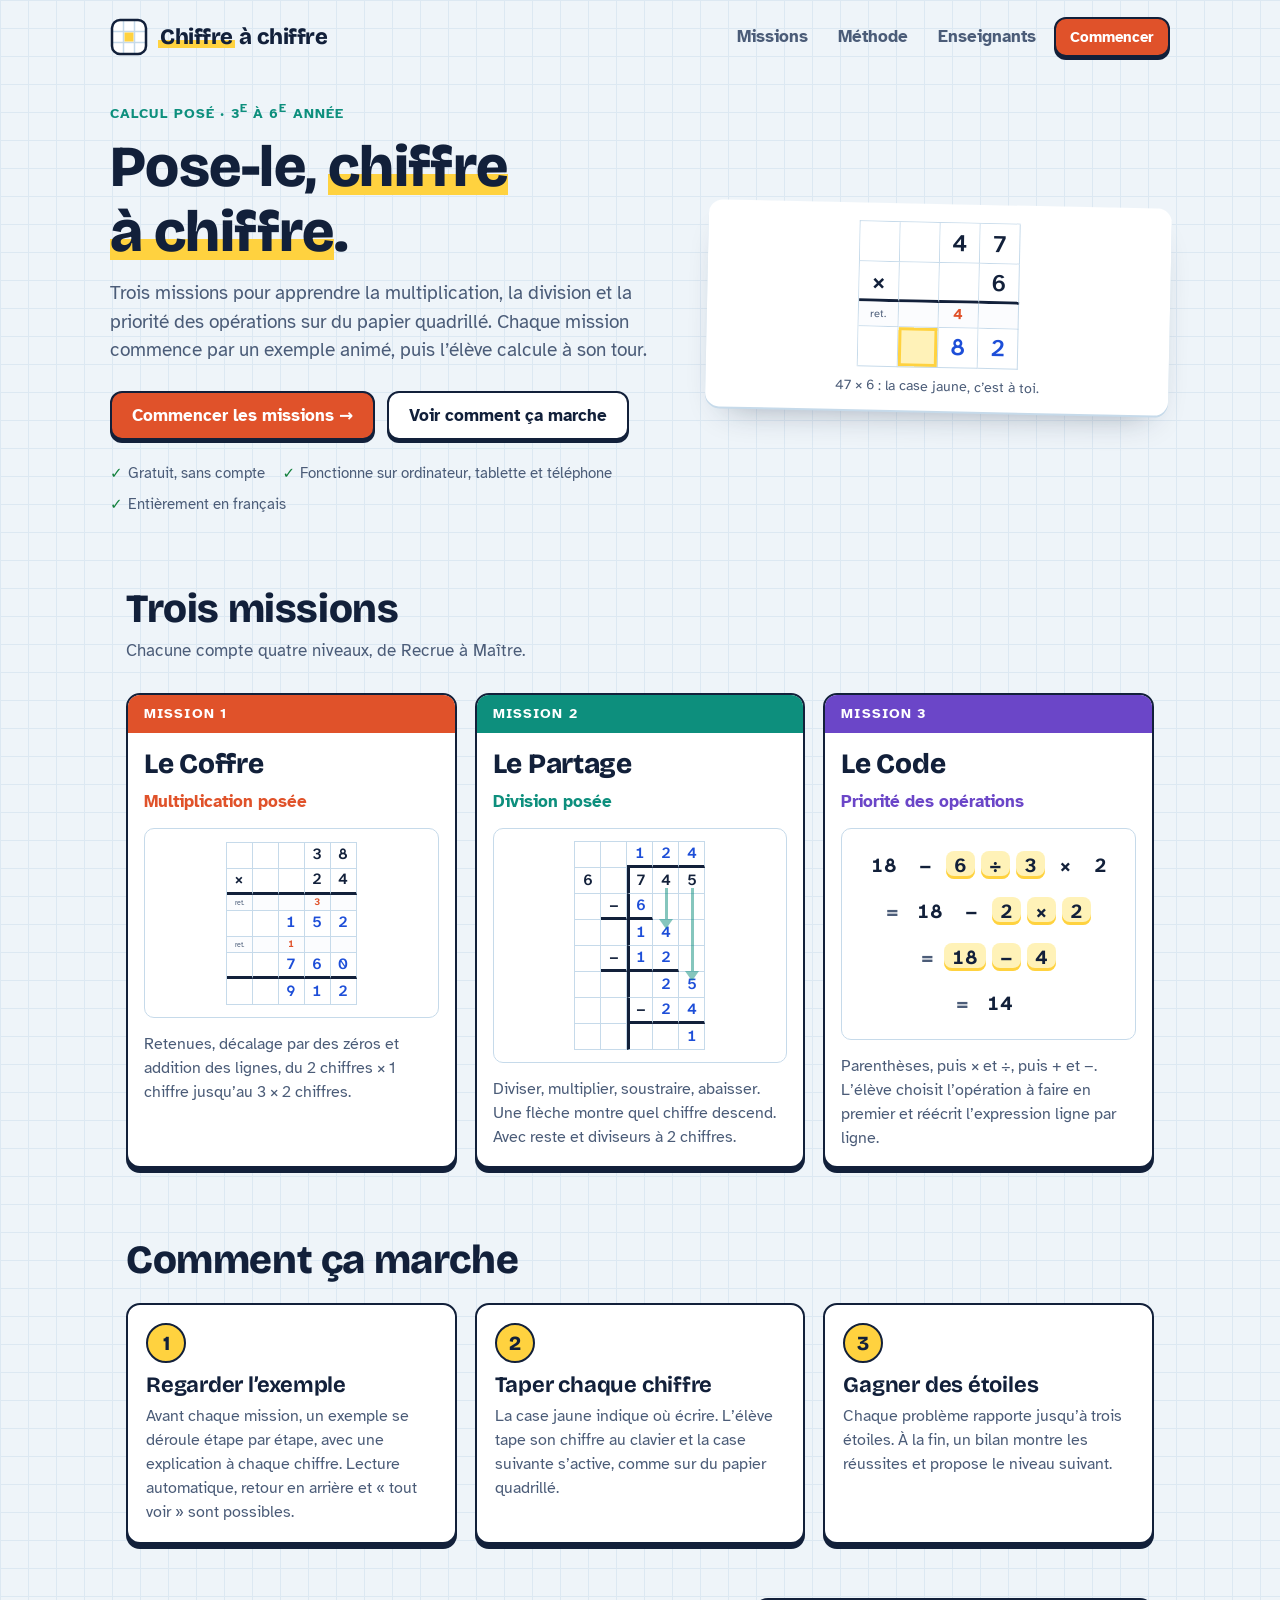
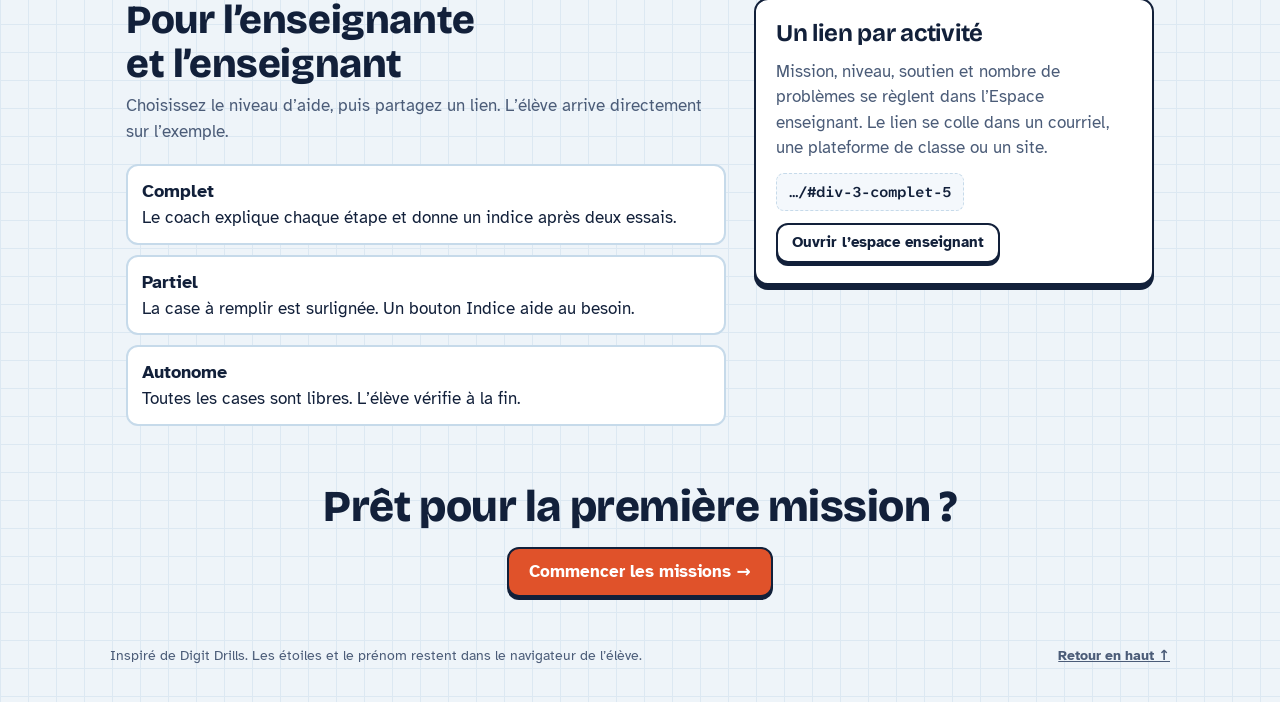
<file: index.html>
<!DOCTYPE html>
<html lang="fr">
<head>
<meta charset="utf-8">
<meta name="viewport" content="width=device-width, initial-scale=1">
<title>Page de garde Chiffre à chiffre</title>
<meta name="description" content="Missions de calcul posé pour le primaire : multiplication, division et priorité des opérations, un chiffre à la fois.">
<link rel="preconnect" href="https://fonts.googleapis.com">
<link rel="preconnect" href="https://fonts.gstatic.com" crossorigin>
<link href="https://fonts.googleapis.com/css2?family=Atkinson+Hyperlegible:wght@400;700&family=Atkinson+Hyperlegible+Mono:wght@500;600;700&family=Bricolage+Grotesque:opsz,wght@12..96,700;12..96,800&display=swap" rel="stylesheet">
<link rel="stylesheet" href="style.css">
<style>
html { scroll-behavior: smooth; }
.brand { text-decoration: none; color: var(--ink); }
.cnav { display: flex; align-items: center; gap: 6px; }
.cnav a:not(.btn) { color: var(--ink-2); text-decoration: none; font-weight: 700; padding: 8px 12px; border-radius: 8px; }
.cnav a:not(.btn):hover { background: rgba(255,255,255,.8); color: var(--ink); }
.cover-hero { padding-top: 34px; padding-bottom: 28px; }
.kicker { font-weight: 700; letter-spacing: .08em; text-transform: uppercase; font-size: 14px; color: var(--m-div); margin-bottom: 12px; }
.cta-row { display: flex; flex-wrap: wrap; gap: 12px; margin-top: 26px; }
.facts { list-style: none; padding: 0; margin: 22px 0 0; display: flex; flex-wrap: wrap; gap: 8px 18px; color: var(--ink-2); font-size: 15px; }
.facts li::before { content: "✓ "; color: var(--ok); font-weight: 700; }
.sec { font-size: clamp(28px, 4vw, 40px); font-weight: 800; margin-top: 44px; }
.sec-lead { color: var(--ink-2); margin: 6px 0 20px; max-width: 60ch; }
.mcard h3 { font-size: 28px; font-weight: 800; }
.ex-sheet { background: #fff; border: 1px solid var(--grid); border-radius: 10px; padding: 12px 6px; margin: 6px 0; display: flex; justify-content: center; overflow: hidden; min-height: 190px; align-items: center; }
.ex-sheet .exprs { padding: 6px 0; }
.ex-sheet .ex-line { font-size: 20px; min-height: 36px; }
.ex-sheet .ex-line.past { font-size: 18px; }
.steps { list-style: none; padding: 0; margin: 20px 0 0; display: grid; grid-template-columns: repeat(3, minmax(0, 1fr)); gap: 18px; }
.steps li { background: var(--sheet); border: 2px solid var(--ink); border-radius: var(--radius); padding: 18px; box-shadow: 0 5px 0 var(--ink); }
.steps h3 { font-size: 22px; margin: 10px 0 6px; }
.steps p { color: var(--ink-2); font-size: 16px; }
.sn { display: inline-grid; place-items: center; width: 40px; height: 40px; border-radius: 50%; background: var(--hl); border: 2px solid var(--ink); font: 800 20px/1 var(--font-d); }
.teach { display: grid; grid-template-columns: minmax(0, 1.2fr) minmax(0, .8fr); gap: 28px; align-items: start; margin-top: 10px; }
.tlist { list-style: none; padding: 0; margin: 0; display: grid; gap: 10px; }
.tlist li { background: var(--sheet); border: 2px solid var(--grid); border-radius: 12px; padding: 12px 14px; }
.tlist b { display: block; font-size: 18px; }
.tcard { background: var(--sheet); border: 2px solid var(--ink); border-radius: var(--radius); padding: 20px; box-shadow: 0 5px 0 var(--ink); display: grid; gap: 12px; justify-items: start; margin-top: 44px; }
.tcard h3 { font-size: 24px; }
.tcard p { color: var(--ink-2); }
.tlink { font: 600 15px var(--font-n); background: #F4F8FC; border: 1px dashed var(--grid); border-radius: 8px; padding: 8px 12px; color: var(--ink) !important; }
.final { text-align: center; display: grid; justify-items: center; gap: 16px; padding: 56px 16px 40px; }
.final h2 { font-size: clamp(28px, 4.4vw, 44px); font-weight: 800; }
@media (max-width: 880px) {
  .steps, .teach { grid-template-columns: 1fr; }
  .tcard { margin-top: 0; }
  .cnav a:not(.btn) { display: none; }
}
a.btn { text-decoration: none; color: var(--ink); }
a.btn-primary { color: #fff; }
.foot a { color: var(--ink-2); font-weight: 700; }

</style>
</head>
<body>
<header class="wrap top">
  <a class="brand" href="#haut" aria-label="Chiffre à chiffre"><svg class="brand-mark" viewBox="0 0 38 38" aria-hidden="true"><rect x="2" y="2" width="34" height="34" rx="8" fill="#fff"/><path d="M13.5 2v34M24.5 2v34M2 13.5h34M2 24.5h34" stroke="#C6DAEA" stroke-width="1.5"/><rect x="14.5" y="14.5" width="9" height="9" fill="#FFD23F"/><rect x="2" y="2" width="34" height="34" rx="8" fill="none" stroke="#12203A" stroke-width="2.5"/></svg><span class="brand-name"><span>Chiffre</span> à chiffre</span></a>
  <nav class="cnav" aria-label="Sections"><a href="#missions">Missions</a><a href="#methode">Méthode</a><a href="#enseignants">Enseignants</a><a class="btn btn-primary btn-small" href="jeu.html">Commencer</a></nav>
</header>

<main id="haut">
<section class="wrap hero cover-hero">
  <div>
    <p class="kicker">Calcul posé · 3<sup>e</sup> à 6<sup>e</sup> année</p>
    <h1>Pose-le, <em>chiffre à chiffre</em>.</h1>
    <p class="lead">Trois missions pour apprendre la multiplication, la division et la priorité des opérations sur du papier quadrillé. Chaque mission commence par un exemple animé, puis l’élève calcule à son tour.</p>
    <div class="cta-row"><a class="btn btn-primary" href="jeu.html">Commencer les missions →</a><a class="btn" href="#methode">Voir comment ça marche</a></div>
    <ul class="facts"><li>Gratuit, sans compte</li><li>Fonctionne sur ordinateur, tablette et téléphone</li><li>Entièrement en français</li></ul>
  </div>
  <div class="hero-sheet" id="ex-hero"></div>
</section>

<section class="wrap" id="missions">
  <h2 class="sec">Trois missions</h2>
  <p class="sec-lead">Chacune compte quatre niveaux, de Recrue à Maître.</p>
  <div class="missions">
    <article class="mcard" data-m="mult"><div class="mcard-top"><span>Mission 1</span></div><div class="mcard-body"><h3>Le Coffre</h3><p class="sub">Multiplication posée</p><div class="ex-sheet" id="ex-mult"></div><p class="pitch">Retenues, décalage par des zéros et addition des lignes, du 2 chiffres × 1 chiffre jusqu’au 3 × 2 chiffres.</p></div></article>
    <article class="mcard" data-m="div"><div class="mcard-top"><span>Mission 2</span></div><div class="mcard-body"><h3>Le Partage</h3><p class="sub">Division posée</p><div class="ex-sheet" id="ex-div"></div><p class="pitch">Diviser, multiplier, soustraire, abaisser. Une flèche montre quel chiffre descend. Avec reste et diviseurs à 2 chiffres.</p></div></article>
    <article class="mcard" data-m="ops"><div class="mcard-top"><span>Mission 3</span></div><div class="mcard-body"><h3>Le Code</h3><p class="sub">Priorité des opérations</p><div class="ex-sheet" id="ex-ops"></div><p class="pitch">Parenthèses, puis × et ÷, puis + et −. L’élève choisit l’opération à faire en premier et réécrit l’expression ligne par ligne.</p></div></article>
  </div>
</section>

<section class="wrap" id="methode">
  <h2 class="sec">Comment ça marche</h2>
  <ol class="steps">
    <li><span class="sn">1</span><h3>Regarder l’exemple</h3><p>Avant chaque mission, un exemple se déroule étape par étape, avec une explication à chaque chiffre. Lecture automatique, retour en arrière et « tout voir » sont possibles.</p></li>
    <li><span class="sn">2</span><h3>Taper chaque chiffre</h3><p>La case jaune indique où écrire. L’élève tape son chiffre au clavier et la case suivante s’active, comme sur du papier quadrillé.</p></li>
    <li><span class="sn">3</span><h3>Gagner des étoiles</h3><p>Chaque problème rapporte jusqu’à trois étoiles. À la fin, un bilan montre les réussites et propose le niveau suivant.</p></li>
  </ol>
</section>

<section class="wrap" id="enseignants">
  <div class="teach">
    <div>
      <h2 class="sec">Pour l’enseignante et l’enseignant</h2>
      <p class="sec-lead">Choisissez le niveau d’aide, puis partagez un lien. L’élève arrive directement sur l’exemple.</p>
      <ul class="tlist">
        <li><b>Complet</b> Le coach explique chaque étape et donne un indice après deux essais.</li>
        <li><b>Partiel</b> La case à remplir est surlignée. Un bouton Indice aide au besoin.</li>
        <li><b>Autonome</b> Toutes les cases sont libres. L’élève vérifie à la fin.</li>
      </ul>
    </div>
    <div class="tcard">
      <h3>Un lien par activité</h3>
      <p>Mission, niveau, soutien et nombre de problèmes se règlent dans l’Espace enseignant. Le lien se colle dans un courriel, une plateforme de classe ou un site.</p>
      <p class="tlink">…/#div-3-complet-5</p>
      <a class="btn btn-small" href="jeu.html">Ouvrir l’espace enseignant</a>
    </div>
  </div>
</section>

<section class="wrap final">
  <h2>Prêt pour la première mission ?</h2>
  <a class="btn btn-primary" href="jeu.html">Commencer les missions →</a>
</section>
</main>

<footer class="wrap foot"><span>Inspiré de Digit Drills. Les étoiles et le prénom restent dans le navigateur de l’élève.</span><a href="#haut">Retour en haut ↑</a></footer>

<script>
/* ===== Moteur : génération de problèmes, grilles et étapes ===== */
(function (root) {
  'use strict';

  const POS = ['unités', 'dizaines', 'centaines', 'milliers', 'dizaines de mille', 'centaines de mille'];
  const rnd = (a, b) => a + Math.floor(Math.random() * (b - a + 1));
  const pick = (a) => a[Math.floor(Math.random() * a.length)];
  const digitsOf = (n) => String(n).split('').map(Number);
  const plural = (n, s, p) => (n > 1 ? p : s);

  function newLayout() {
    return { cells: {}, rowKinds: [], lines: [], steps: [], groups: [], cols: 0 };
  }
  function put(L, r, c, o) {
    if (c < 0) throw new Error('colonne négative ' + r + ',' + c);
    L.cells[r + ',' + c] = Object.assign({ r: r, c: c }, o);
  }
  // Ajoute un groupe d'étapes (une opération "mentale" qui écrit 1 à 3 chiffres)
  function addGroup(L, text, stepDefs, intro) {
    const gid = L.groups.length;
    L.groups.push({ text: text, steps: [], intro: intro || '' });
    stepDefs.forEach((s) => {
      const idx = L.steps.length;
      L.steps.push({ r: s.r, c: s.c, expected: s.exp, ask: s.ask, hint: s.hint, gid: gid });
      L.groups[gid].steps.push(idx);
      put(L, s.r, s.c, { kind: s.kind || 'input', expected: s.exp, cls: s.cls || '' });
    });
  }

  /* ---------------- MULTIPLICATION ---------------- */
  function buildMult(a, b) {
    const L = newLayout();
    const A = digitsOf(a), B = digitsOf(b), n = A.length, m = B.length;
    const prod = a * b, Ln = String(prod).length, W = n + m;
    L.cols = W + 1;

    // plan de chaque ligne de produit partiel
    const plan = [];
    const ppMap = []; // ppMap[k][col] = chiffre attendu
    for (let k = 0; k < m; k++) {
      const bk = B[m - 1 - k];
      const groups = [];
      ppMap[k] = {};
      const intro = k === 0
        ? 'On multiplie d’abord par les unités du multiplicateur (' + bk + '), de droite à gauche.'
        : 'Nouvelle ligne : on multiplie par les ' + POS[k] + ' (' + bk + ').';
      let first = true;
      const withIntro = (t) => { if (first) { first = false; return intro + ' ' + t; } return t; };
      if (k > 0) {
        const zs = [];
        for (let j = 0; j < k; j++) {
          zs.push({
            kind: 'pp', col: W - j, exp: 0,
            ask: j === 0 ? withIntro('On décale d’un rang pour chaque position : écris ' + (k === 1 ? 'un 0' : k + ' zéros') + ', en commençant à droite.') : 'Encore un 0 pour décaler.',
            hint: 'Multiplier par ' + bk + '0'.repeat(k) + ' revient à décaler : on écrit d’abord ' + (k === 1 ? 'un 0' : k + ' zéros') + '.'
          });
          ppMap[k][W - j] = 0;
        }
        groups.push({ text: 'On multiplie par les ' + POS[k] + ' : on écrit ' + (k === 1 ? 'un 0' : k + ' zéros') + ' pour décaler la ligne.', steps: zs });
      }
      let carry = 0;
      for (let i = 0; i < n; i++) {
        const ai = A[n - 1 - i];
        const p = ai * bk + carry;
        const dg = p % 10, nc = Math.floor(p / 10);
        const op = bk + ' × ' + ai + (carry ? ' + ' + carry : '');
        const last = i === n - 1;
        const col = W - k - i;
        const st = [];
        const calc = 'Calcule ' + op + (carry ? ' (n’oublie pas la retenue)' : '') + '. ';
        if (last && nc > 0) {
          st.push({ kind: 'pp', col: col, exp: dg, ask: withIntro(calc + 'Écris le chiffre des unités du résultat.'), hint: op + ' = ' + p });
          st.push({ kind: 'pp', col: col - 1, exp: nc, ask: 'Écris maintenant le chiffre des dizaines, juste à gauche.', hint: op + ' = ' + p });
          ppMap[k][col] = dg; ppMap[k][col - 1] = nc;
          groups.push({ text: op + ' = ' + p + '. C’est le dernier chiffre : on écrit tout le résultat, ' + p + '.', steps: st });
        } else {
          st.push({ kind: 'pp', col: col, exp: dg, ask: withIntro(calc + (p >= 10 ? 'Écris le chiffre des unités du résultat.' : 'Écris le résultat.')), hint: op + ' = ' + p });
          ppMap[k][col] = dg;
          if (!last && nc > 0) {
            st.push({ kind: 'carry', col: col - 1, exp: nc, ask: 'Écris la retenue (le chiffre des dizaines du résultat) au-dessus de la colonne suivante.', hint: op + ' = ' + p + ' : la retenue est ' + nc + '.' });
            groups.push({ text: op + ' = ' + p + '. On écrit ' + dg + ' et on retient ' + nc + '.', steps: st });
          } else {
            groups.push({ text: op + ' = ' + p + '. On écrit ' + dg + '.', steps: st });
          }
        }
        carry = nc;
      }
      if (groups.length) groups[0].intro = intro;
      const hasCarry = groups.some((g) => g.steps.some((s) => s.kind === 'carry'));
      plan.push({ groups: groups, hasCarry: hasCarry });
    }

    // lignes 0 et 1 : multiplicande et multiplicateur
    L.rowKinds.push('norm');
    A.forEach((d, i) => put(L, 0, W - (n - 1 - i), { kind: 'static', text: d }));
    L.rowKinds.push('norm');
    put(L, 1, 0, { kind: 'static', text: '×' });
    B.forEach((d, i) => put(L, 1, W - (m - 1 - i), { kind: 'static', text: d }));
    L.lines.push({ r: 1, c1: 0, c2: W });

    let lastPP = 1;
    for (let k = 0; k < m; k++) {
      let carryRow = -1;
      if (plan[k].hasCarry) { carryRow = L.rowKinds.length; L.rowKinds.push('carry'); }
      const ppRow = L.rowKinds.length; L.rowKinds.push('norm');
      lastPP = ppRow;
      plan[k].groups.forEach((g) => {
        addGroup(L, g.text, g.steps.map((s) => ({
          r: s.kind === 'carry' ? carryRow : ppRow, c: s.col, exp: s.exp, ask: s.ask, hint: s.hint,
          kind: 'input', cls: s.kind === 'carry' ? 'carry' : ''
        })), g.intro);
      });
    }

    if (m > 1) {
      L.lines.push({ r: lastPP, c1: 0, c2: W });
      const resRow = L.rowKinds.length; L.rowKinds.push('norm');
      let carryAdd = 0;
      for (let j = 0; j < Ln; j++) {
        const col = W - j;
        const parts = [];
        for (let k = 0; k < m; k++) if (ppMap[k][col] !== undefined) parts.push(ppMap[k][col]);
        const total = parts.reduce((x, y) => x + y, 0) + carryAdd;
        const dg = total % 10, nc = Math.floor(total / 10);
        const expr = parts.join(' + ') + (carryAdd ? ' + ' + carryAdd + ' (retenue)' : '');
        let ask, text;
        if (parts.length === 1 && !carryAdd) {
          ask = 'Un seul chiffre dans la colonne des ' + POS[j] + ' : recopie-le.';
          text = 'On descend ' + total + '.';
        } else {
          ask = 'Additionne la colonne des ' + POS[j] + ' : ' + expr + '. ' + (total >= 10 && j < Ln - 1 ? 'Écris le chiffre des unités et retiens le reste.' : 'Écris le résultat.');
          text = expr + ' = ' + total + '. ' + (nc > 0 && j < Ln - 1 ? 'On écrit ' + dg + ' et on retient ' + nc + '.' : 'On écrit ' + total + '.');
        }
        if (j === Ln - 1) { if (nc !== 0) throw new Error('somme finale invalide'); }
        addGroup(L, text, [{ r: resRow, c: col, exp: dg, ask: (j === 0 ? 'Il reste à additionner les lignes, colonne par colonne, de droite à gauche. ' : '') + ask, hint: expr + ' = ' + total, kind: 'input', cls: 'result' }], j === 0 ? 'Il reste \u00e0 additionner les lignes, colonne par colonne, de droite \u00e0 gauche.' : '');
        carryAdd = nc;
      }
    } else {
      // pour m = 1, la ligne de produit est le résultat
      Object.keys(L.cells).forEach((k) => { const c = L.cells[k]; if (c.r === lastPP && c.kind === 'input') c.cls = 'result'; });
    }

    L.rows = L.rowKinds.length;
    L.statement = a + ' × ' + b;
    L.answerText = String(prod);
    L.meta = { type: 'mult', a: a, b: b, answer: prod };
    return L;
  }

  function genMult(level) {
    const cfg = { 1: [2, 1], 2: [3, 1], 3: [2, 2], 4: [3, 2] }[level];
    const n = cfg[0], m = cfg[1];
    let a = '';
    for (let i = 0; i < n; i++) a += i === 0 ? rnd(2, 9) : (level === 4 && i < n - 1 && Math.random() < 0.2 ? 0 : rnd(1, 9));
    let b = '';
    for (let i = 0; i < m; i++) b += rnd(2, 9);
    return buildMult(parseInt(a, 10), parseInt(b, 10));
  }

  /* ---------------- DIVISION ---------------- */
  function buildDiv(D, v) {
    const L = newLayout();
    const Dd = digitsOf(D), nd = Dd.length, V = digitsOf(v), nv = V.length;
    let t = nv;
    if (parseInt(Dd.slice(0, t).join(''), 10) < v) t++;
    if (t > nd) throw new Error('dividende trop petit');
    const sim = [];
    let partial = parseInt(Dd.slice(0, t).join(''), 10), pIdx = t - 1, partialLen = t, nextIdx = t;
    for (;;) {
      const q = Math.floor(partial / v);
      if (q < 1 || q > 9) throw new Error('chiffre du quotient invalide');
      const prod = q * v, rem = partial - prod;
      const s = { partial: partial, partialLen: partialLen, q: q, prod: prod, rem: rem, pIdx: pIdx };
      sim.push(s);
      if (nextIdx >= nd) break;
      s.next = Dd[nextIdx];
      partial = rem * 10 + s.next;
      s.nextPartial = partial;
      partialLen = String(rem).length + 1;
      pIdx = nextIdx;
      nextIdx++;
    }
    const nq = sim.length;
    const quotient = parseInt(sim.map((s) => s.q).join(''), 10);
    const remainder = sim[nq - 1].rem;
    if (quotient !== Math.floor(D / v) || remainder !== D % v) throw new Error('division incohérente');

    // Disposition ontarienne : diviseur à gauche, dividende sous la potence, quotient au-dessus du dividende.
    const dStart = nv + 1;
    L.cols = dStart + nd;
    L.rows = 2 + 2 * nq;
    for (let i = 0; i < L.rows; i++) L.rowKinds.push('norm');
    L.bar = { col: dStart, fromRow: 1 };
    L.downs = [];
    L.lines.push({ r: 0, c1: dStart, c2: dStart + nd - 1 });
    V.forEach((d, i) => put(L, 1, i, { kind: 'static', text: d }));
    Dd.forEach((d, i) => put(L, 1, dStart + i, { kind: 'static', text: d }));

    sim.forEach((s, j) => {
      const pCol = dStart + s.pIdx;
      const prodS = String(s.prod), remS = String(s.rem);
      const prodRow = 2 * j + 2, remRow = 2 * j + 3;
      put(L, prodRow, pCol - s.partialLen, { kind: 'static', text: '−' });
      L.lines.push({ r: prodRow, c1: pCol - s.partialLen, c2: pCol });

      addGroup(L, 'Dans ' + s.partial + ', ' + v + ' entre ' + s.q + (s.q > 1 ? ' fois' : ' fois') + ' (' + s.q + ' × ' + v + ' = ' + s.prod + ', sans dépasser ' + s.partial + ').', [{
        r: 0, c: pCol, exp: s.q, kind: 'input', cls: 'quot',
        ask: 'Combien de fois ' + v + ' entre-t-il dans ' + s.partial + ' ? Écris ce chiffre au-dessus du dernier chiffre de ' + s.partial + '.',
        hint: s.q + ' × ' + v + ' = ' + s.prod + ' ne dépasse pas ' + s.partial + '.'
      }]);

      const pd = prodS.split('').map(Number);
      const prodSteps = [];
      for (let i = pd.length - 1, first = true; i >= 0; i--, first = false) {
        prodSteps.push({
          r: prodRow, c: pCol - (pd.length - 1 - i), exp: pd[i], kind: 'input',
          ask: first ? 'Multiplie ' + s.q + ' × ' + v + ', puis écris le résultat sous ' + s.partial + ', en commençant par la droite.' : 'Continue ton résultat vers la gauche.',
          hint: s.q + ' × ' + v + ' = ' + s.prod
        });
      }
      addGroup(L, s.q + ' × ' + v + ' = ' + s.prod + '. On l’écrit sous ' + s.partial + '.', prodSteps);

      const rd = remS.split('').map(Number);
      const remSteps = [];
      for (let i = rd.length - 1, first = true; i >= 0; i--, first = false) {
        remSteps.push({
          r: remRow, c: pCol - (rd.length - 1 - i), exp: rd[i], kind: 'input', cls: j === nq - 1 ? 'result' : '',
          ask: first ? 'Soustrais ' + s.partial + ' − ' + s.prod + '. Écris la différence en commençant par la droite.' : 'Continue vers la gauche.',
          hint: s.partial + ' − ' + s.prod + ' = ' + s.rem
        });
      }
      addGroup(L, s.partial + ' − ' + s.prod + ' = ' + s.rem + '. Le reste (' + s.rem + ') est plus petit que ' + v + ' : c’est bon.', remSteps);

      if (j < nq - 1) {
        L.downs.push({ c: pCol + 1, toR: remRow, key: remRow + ',' + (pCol + 1) });
        addGroup(L, 'On abaisse le ' + s.next + ' : on obtient ' + s.nextPartial + '.', [{
          r: remRow, c: pCol + 1, exp: s.next, kind: 'input',
          ask: 'Abaisse le chiffre suivant du dividende (suis la flèche) : écris-le à droite du reste.',
          hint: 'Le chiffre à abaisser est ' + s.next + '.'
        }]);
      }
    });

    L.statement = D + ' ÷ ' + v;
    L.answerText = quotient + (remainder ? ' reste ' + remainder : '');
    L.meta = { type: 'div', D: D, v: v, quotient: quotient, remainder: remainder };
    return L;
  }

  function noZeroDigits(n) { return String(n).indexOf('0') === -1; }
  function genNoZero(lo, hi) { for (let i = 0; i < 500; i++) { const x = rnd(lo, hi); if (noZeroDigits(x)) return x; } return lo; }

  function genDiv(level) {
    for (let tries = 0; tries < 200; tries++) {
      let v, q, r = 0;
      if (level === 1) { v = rnd(2, 4); q = genNoZero(11, 99); if (q * v >= 100) continue; }
      else if (level === 2) { v = rnd(2, 9); q = genNoZero(11, 99); if (q * v < 100) continue; }
      else if (level === 3) { v = rnd(3, 9); q = genNoZero(111, 999); r = rnd(1, v - 1); }
      else { do { v = rnd(12, 49); } while (v % 10 === 0); q = genNoZero(11, 99); r = Math.random() < 0.5 ? 0 : rnd(1, v - 1); }
      try { return buildDiv(q * v + r, v); } catch (e) { /* on retente */ }
    }
    return buildDiv(384, 8);
  }

  /* ---------------- PRIORITÉ DES OPÉRATIONS ---------------- */
  const MD = { '×': 1, '÷': 1 };

  function parseExpr(s) {
    return s.split(/\s+/).filter(Boolean).map((x) => (x === '(' || x === ')') ? { t: x } : /^\d+$/.test(x) ? { t: 'n', v: +x } : { t: 'o', v: x });
  }
  function exprToString(tokens) { return tokens.map((t) => t.t === 'n' || t.t === 'o' ? t.v : t.t).join(' '); }

  function groupsOf(tokens) {
    const st = [], out = [];
    tokens.forEach((tk, i) => {
      if (tk.t === '(') { st.push({ start: i, child: false }); if (st.length > 1) st[st.length - 2].child = true; }
      else if (tk.t === ')') { const g = st.pop(); out.push({ start: g.start, end: i, inner: !g.child }); }
    });
    return out;
  }
  function pickInSlice(tokens, s, e) {
    const ops = [];
    for (let i = s; i <= e; i++) if (tokens[i].t === 'o') ops.push(i);
    const md = ops.filter((i) => MD[tokens[i].v]);
    return md.length ? md[0] : ops[0];
  }
  function validOps(tokens) {
    const set = new Set();
    const gs = groupsOf(tokens).filter((g) => g.inner);
    if (gs.length) gs.forEach((g) => { const i = pickInSlice(tokens, g.start + 1, g.end - 1); if (i !== undefined) set.add(i); });
    else { const i = pickInSlice(tokens, 0, tokens.length - 1); if (i !== undefined) set.add(i); }
    return set;
  }
  function cleanParens(tokens) {
    let changed = true;
    let out = tokens.slice();
    let removed = false;
    while (changed) {
      changed = false;
      for (let i = 0; i + 2 < out.length; i++) {
        if (out[i].t === '(' && out[i + 1].t === 'n' && out[i + 2].t === ')') { out.splice(i + 2, 1); out.splice(i, 1); changed = true; removed = true; break; }
      }
    }
    return { tokens: out, removed: removed };
  }
  function compute(op, a, b) {
    if (op === '+') return a + b;
    if (op === '−') return a - b;
    if (op === '×') return a * b;
    return a / b;
  }
  function opOk(op, a, b) {
    if (op === '−') return a >= b;
    if (op === '÷') return b !== 0 && a % b === 0;
    return true;
  }
  function reasonKind(tokens, idx) {
    const inParen = groupsOf(tokens).some((g) => idx > g.start && idx < g.end);
    return { inParen: inParen, md: !!MD[tokens[idx].v] };
  }
  function applyOp(tokens, idx) {
    const a = tokens[idx - 1].v, b = tokens[idx + 1].v, op = tokens[idx].v;
    const res = compute(op, a, b);
    const why = reasonKind(tokens, idx);
    const nt = tokens.slice(0, idx - 1).concat([{ t: 'n', v: res }], tokens.slice(idx + 2));
    const c = cleanParens(nt);
    return { tokens: c.tokens, a: a, b: b, op: op, res: res, why: why, parenRemoved: c.removed };
  }
  function opSentence(r) {
    const eq = r.a + ' ' + r.op + ' ' + r.b + ' = ' + r.res + '.';
    let s;
    if (r.why.inParen && r.why.md) s = 'Dans les parenthèses, on fait d’abord les × et ÷ : ' + eq;
    else if (r.why.inParen) s = 'On commence par les parenthèses : ' + eq;
    else if (r.why.md) s = 'Les × et ÷ passent avant les + et − (de gauche à droite) : ' + eq;
    else s = 'Il ne reste que des + et −, de gauche à droite : ' + eq;
    if (r.parenRemoved) s += ' Les parenthèses ont fini leur travail : on les enlève.';
    return s;
  }
  function whyNot(tokens, idx) {
    const gs = groupsOf(tokens);
    const inner = gs.filter((g) => g.inner);
    let s, e;
    if (inner.length) {
      const g = inner.find((g) => idx > g.start && idx < g.end);
      if (!g) return 'paren';
      s = g.start + 1; e = g.end - 1;
    } else { s = 0; e = tokens.length - 1; }
    let hasMD = false;
    for (let i = s; i <= e; i++) if (tokens[i].t === 'o' && MD[tokens[i].v]) hasMD = true;
    if (hasMD && !MD[tokens[idx].v]) return 'md';
    return 'left';
  }
  const WHY_TEXT = {
    paren: 'Regarde les parenthèses ( ) : on calcule toujours ce qui est dedans en premier.',
    md: 'Les multiplications et les divisions passent avant les additions et les soustractions.',
    left: 'Ces opérations ont la même priorité : on commence par celle qui est le plus à gauche.'
  };
  function solveSteps(tokens) {
    const steps = [];
    let cur = tokens.slice();
    let guard = 0;
    while (cur.length > 1 && guard++ < 50) {
      const valid = Array.from(validOps(cur)).sort((x, y) => x - y);
      const idx = valid[0];
      const before = cur;
      const r = applyOp(cur, idx);
      steps.push({ before: before, idx: idx, a: r.a, b: r.b, op: r.op, res: r.res, why: r.why, parenRemoved: r.parenRemoved, after: r.tokens, text: opSentence(r) });
      cur = r.tokens;
    }
    return { steps: steps, final: cur.length === 1 ? cur[0].v : NaN };
  }
  function finalOk(tokens) {
    let cur = tokens.slice(), g = 0;
    while (cur.length > 1 && g++ < 50) {
      const idx = Array.from(validOps(cur)).sort((x, y) => x - y)[0];
      const a = cur[idx - 1].v, b = cur[idx + 1].v, op = cur[idx].v;
      if (!opOk(op, a, b)) return null;
      const res = compute(op, a, b);
      if (res > 150) return null;
      cur = applyOp(cur, idx).tokens;
    }
    return cur[0].v;
  }
  function stripParens(tokens) { return tokens.filter((t) => t.t !== '(' && t.t !== ')'); }
  function naiveLTR(tokens) {
    const s = stripParens(tokens);
    let v = s[0].v;
    for (let i = 1; i < s.length; i += 2) v = compute(s[i].v, v, s[i + 1].v);
    return v;
  }
  function buildTokens(nums, ops, parens) {
    const out = [];
    const opening = parens.slice().sort((x, y) => (y[1] - y[0]) - (x[1] - x[0]));
    const closing = parens.slice().sort((x, y) => (x[1] - x[0]) - (y[1] - y[0]));
    for (let k = 0; k < nums.length; k++) {
      opening.forEach((p) => { if (p[0] === k) out.push({ t: '(' }); });
      out.push({ t: 'n', v: nums[k] });
      closing.forEach((p) => { if (p[1] === k) out.push({ t: ')' }); });
      if (k < ops.length) out.push({ t: 'o', v: ops[k] });
    }
    return out;
  }
  const ALL_OPS = ['+', '−', '×', '÷'];
  function genOps(level) {
    for (let tries = 0; tries < 6000; tries++) {
      let n, ops, parens = [], lo = 2, hi = 12;
      if (level === 1) {
        n = 3; hi = 9;
        const md = pick(['×', '÷']), as = pick(['+', '−']);
        ops = Math.random() < 0.5 ? [as, md] : [md, as];
      } else if (level === 2) {
        n = 4;
        ops = [pick(ALL_OPS), pick(ALL_OPS), pick(ALL_OPS)];
        const nmd = ops.filter((o) => MD[o]).length;
        if (nmd === 0 || nmd === 3) continue;
      } else if (level === 3) {
        n = pick([3, 4]);
        ops = []; for (let i = 0; i < n - 1; i++) ops.push(pick(ALL_OPS));
        const cand = [];
        for (let i = 0; i < n; i++) for (let j = i + 1; j < n; j++) if (j - i + 1 < n) cand.push([i, j]);
        parens = [pick(cand)];
      } else {
        n = 5; hi = 9;
        ops = []; for (let i = 0; i < n - 1; i++) ops.push(pick(ALL_OPS));
        parens = pick([[[0, 3], [1, 2]], [[1, 4], [2, 3]], [[0, 1], [2, 3]], [[0, 1], [3, 4]], [[1, 2], [3, 4]]]);
      }
      const nums = []; for (let i = 0; i < n; i++) nums.push(rnd(lo, hi));
      const tokens = buildTokens(nums, ops, parens);
      const f = finalOk(tokens);
      if (f === null || f < 1) continue;
      if (naiveLTR(tokens) === f) continue;
      let allMatter = true;
      for (let pi = 0; pi < parens.length; pi++) {
        const rest = parens.filter((_, k) => k !== pi);
        if (finalOk(buildTokens(nums, ops, rest)) === f) { allMatter = false; break; }
      }
      if (!allMatter) continue;
      return tokens;
    }
    return parseExpr('3 + 4 × 5');
  }

  /* ---------------- Niveaux et exemples ---------------- */
  const LEVELS = [
    { n: 1, name: 'Recrue' },
    { n: 2, name: 'Agent' },
    { n: 3, name: 'Agent spécial' },
    { n: 4, name: 'Maître' }
  ];
  const LEVEL_DESC = {
    mult: ['2 chiffres × 1 chiffre', '3 chiffres × 1 chiffre', '2 chiffres × 2 chiffres', '3 chiffres × 2 chiffres'],
    div: ['2 chiffres ÷ 1 chiffre, sans reste', '3 chiffres ÷ 1 chiffre, sans reste', 'Quotient à 3 chiffres, avec reste', 'Diviseur à 2 chiffres'],
    ops: ['2 opérations', '3 opérations', 'Avec parenthèses', 'Parenthèses multiples']
  };
  const EXAMPLES = {
    mult: [[47, 6], [346, 5], [38, 24], [426, 35]],
    div: [[96, 3], [384, 8], [745, 6], [847, 23]],
    ops: ['3 + 4 × 5', '18 − 6 ÷ 3 × 2', '( 7 + 5 ) × 3 − 4', '2 × ( 3 + ( 8 − 4 ) × 2 )']
  };

  function makeProblem(mission, level) {
    if (mission === 'mult') return { kind: 'grid', layout: genMult(level) };
    if (mission === 'div') return { kind: 'grid', layout: genDiv(level) };
    const tokens = genOps(level);
    return { kind: 'ops', tokens: tokens, solution: solveSteps(tokens) };
  }
  function makeExample(mission, level) {
    const ex = EXAMPLES[mission][level - 1];
    if (mission === 'mult') return { kind: 'grid', layout: buildMult(ex[0], ex[1]) };
    if (mission === 'div') return { kind: 'grid', layout: buildDiv(ex[0], ex[1]) };
    const tokens = parseExpr(ex);
    return { kind: 'ops', tokens: tokens, solution: solveSteps(tokens) };
  }

  const API = {
    buildMult: buildMult, buildDiv: buildDiv, genMult: genMult, genDiv: genDiv, genOps: genOps,
    parseExpr: parseExpr, exprToString: exprToString, validOps: validOps, applyOp: applyOp, whyNot: whyNot, WHY_TEXT: WHY_TEXT,
    opSentence: opSentence, solveSteps: solveSteps, makeProblem: makeProblem, makeExample: makeExample,
    LEVELS: LEVELS, LEVEL_DESC: LEVEL_DESC, EXAMPLES: EXAMPLES, POS: POS
  };
  if (typeof module !== 'undefined' && module.exports) module.exports = API;
  else root.Engine = API;
})(typeof window !== 'undefined' ? window : this);

</script>
<script>
(function () {
  const E = window.Engine;
  function grid(L, fixed, upTo) {
    const vals = {};
    L.steps.forEach((s, i) => { if (upTo === undefined || i < upTo) vals[s.r + ',' + s.c] = s.expected; });
    const lines = {};
    L.lines.forEach((l) => { for (let c = l.c1; c <= l.c2; c++) lines[l.r + ',' + c] = 1; });
    const rowsT = L.rowKinds.map((k) => (k === 'carry' ? 'calc(var(--cs) * .62)' : 'var(--cs)')).join(' ');
    let h = '<div class="grid" style="--cs:' + fixed + 'px;grid-template-columns:repeat(' + L.cols + ',var(--cs));grid-template-rows:' + rowsT + '" role="img" aria-label="Exemple : ' + L.statement + '">';
    for (let r = 0; r < L.rows; r++) for (let c = 0; c < L.cols; c++) {
      const key = r + ',' + c, cell = L.cells[key];
      let cls = 'cell', txt = '';
      if (L.rowKinds[r] === 'carry') cls += ' cr';
      if (cell && cell.kind === 'static') { cls += ' st'; txt = cell.text; }
      else if (cell) { cls += ' in'; txt = vals[key] === undefined ? '' : vals[key]; }
      else if (L.rowKinds[r] === 'carry' && c === 0) { cls += ' lbl'; txt = 'ret.'; }
      if (lines[key]) cls += ' lb';
      if (L.bar && c === L.bar.col && r >= L.bar.fromRow) cls += ' bl';
      h += '<div class="' + cls + '">' + txt + '</div>';
    }
    (L.downs || []).forEach((d) => {
      if (vals[d.key] === undefined) return;
      h += '<span class="dn" style="left:calc(var(--cs) * ' + (d.c + 0.5) + ' - 1.5px);top:calc(var(--cs) * 2 - 6px);height:calc(var(--cs) * ' + (d.toR - 2) + ' + 12px)"></span>';
    });
    return h + '</div>';
  }
  function put(id, html) { document.getElementById(id).innerHTML = html; }
  put('ex-hero', grid(E.buildMult(47, 6), 40, 3) + '<p class="hero-cap">47 × 6 : la case jaune, c’est à toi.</p>');
  document.querySelector('#ex-hero .grid').insertAdjacentHTML('beforeend', '');
  put('ex-mult', grid(E.buildMult(38, 24), 26));
  put('ex-div', grid(E.buildDiv(745, 6), 26));
  const sol = E.solveSteps(E.parseExpr('18 − 6 ÷ 3 × 2'));
  const tk = (t, used, i) => t.t === 'n' ? '<span class="tk' + (used !== undefined && i >= used - 1 && i <= used + 1 ? ' used' : '') + '">' + t.v + '</span>' : t.t === 'o' ? '<span class="tk' + (used !== undefined && i >= used - 1 && i <= used + 1 ? ' used' : '') + '">' + t.v + '</span>' : '<span class="tk p">' + t.t + '</span>';
  let lines = sol.steps.map((s, k) => '<div class="ex-line' + '">' + (k ? '<span class="eq">=</span>' : '') + s.before.map((t, i) => tk(t, s.idx, i)).join('') + '</div>').join('');
  const last = sol.steps[sol.steps.length - 1];
  lines += '<div class="ex-line"><span class="eq">=</span>' + last.after.map((t, i) => tk(t)).join('') + '</div>';
  put('ex-ops', '<div class="exprs">' + lines + '</div>');
  // le premier exemple (hero) : case jaune sur la prochaine étape
  const hs = E.buildMult(47, 6), nx = hs.steps[3];
  const cells = document.querySelectorAll('#ex-hero .cell');
  cells[nx.r * hs.cols + nx.c].classList.add('cur');
})();

</script>
</body>
</html>
</file>
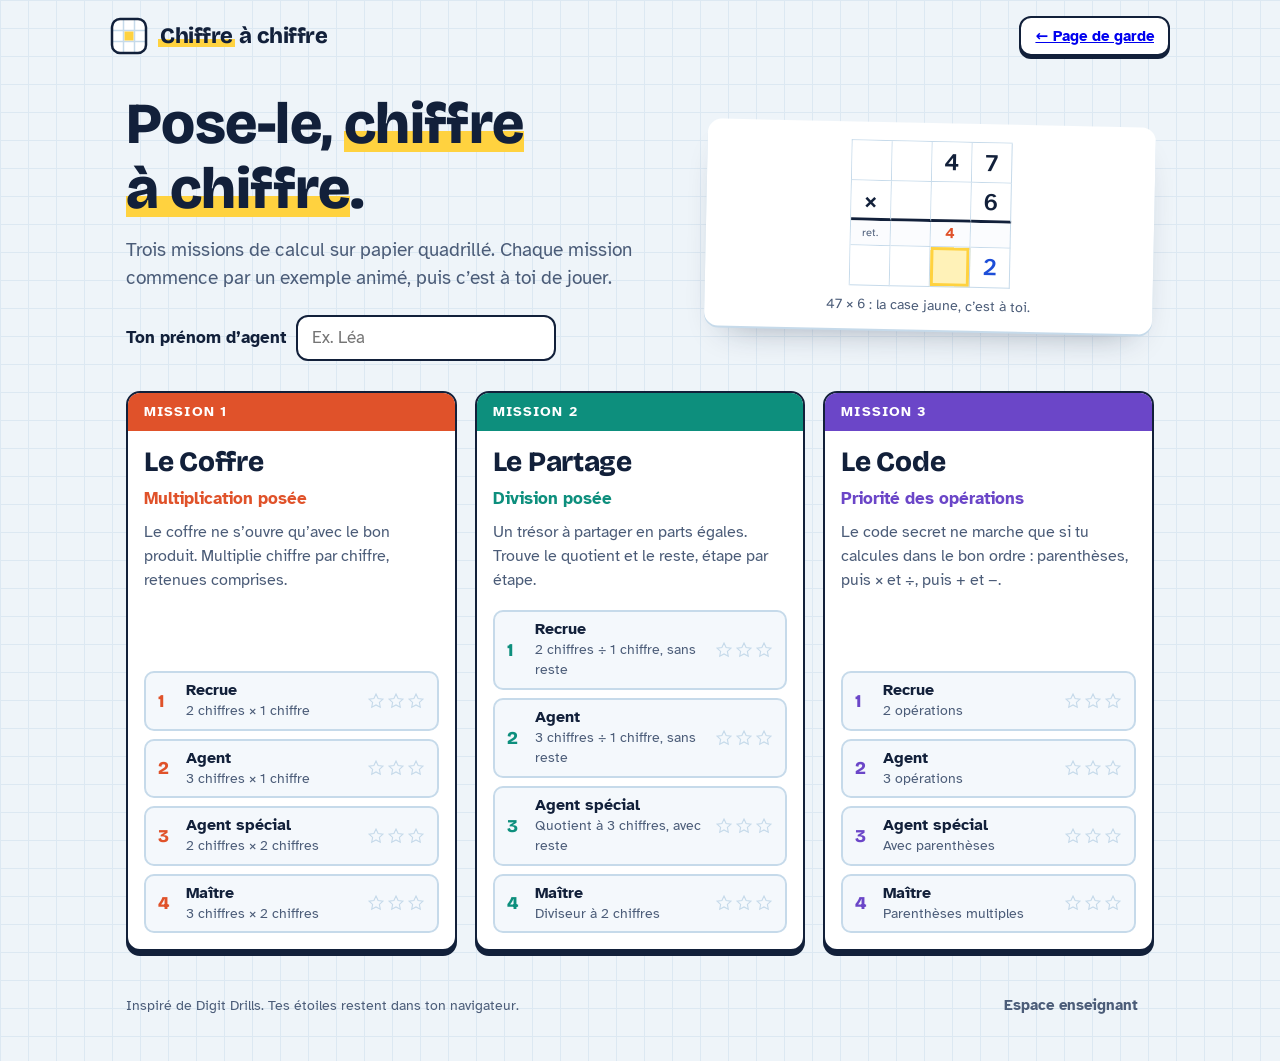
<file: jeu.html>
<!DOCTYPE html>
<html lang="fr">
<head>
<meta charset="utf-8">
<meta name="viewport" content="width=device-width, initial-scale=1">
<title>Chiffre à chiffre</title>
<meta name="description" content="Missions de calcul posé : multiplication, division et priorité des opérations, un chiffre à la fois, avec un exemple avant chaque mission.">
<link rel="preconnect" href="https://fonts.googleapis.com">
<link rel="preconnect" href="https://fonts.gstatic.com" crossorigin>
<link href="https://fonts.googleapis.com/css2?family=Atkinson+Hyperlegible:wght@400;700&family=Atkinson+Hyperlegible+Mono:wght@500;600;700&family=Bricolage+Grotesque:opsz,wght@12..96,700;12..96,800&display=swap" rel="stylesheet">
<style>
:root {
  /* Idée de mise en page : un cahier quadrillé. La feuille de travail est la vedette, le reste est en marge. */
  --paper: #EEF4F9;
  --paper-line: #DCE8F2;
  --sheet: #FFFFFF;
  --grid: #C6DAEA;
  --ink: #12203A;
  --ink-2: #4B5C78;
  --pen: #1D4ED8;
  --hl: #FFD23F;
  --hl-soft: #FFF2B8;
  --ok: #12803C;
  --ok-soft: #DDF4E5;
  --bad: #D4372C;
  --bad-soft: #FDE3E0;
  --m-mult: #E0522A;
  --m-div: #0D8F7D;
  --m-ops: #6B46C8;
  --accent: var(--m-mult);
  --radius: 14px;
  --font-d: 'Bricolage Grotesque', 'Trebuchet MS', 'Segoe UI', system-ui, sans-serif;
  --font-b: 'Atkinson Hyperlegible', 'Segoe UI', system-ui, -apple-system, sans-serif;
  --font-n: 'Atkinson Hyperlegible Mono', ui-monospace, 'SF Mono', Menlo, Consolas, monospace;
  color-scheme: light;
}
* { box-sizing: border-box; }
html, body { margin: 0; min-height: 100%; }
body {
  background-color: var(--paper);
  background-image: linear-gradient(var(--paper-line) 1px, transparent 1px), linear-gradient(90deg, var(--paper-line) 1px, transparent 1px);
  background-size: 28px 28px;
  color: var(--ink);
  font: 400 17px/1.5 var(--font-b);
  -webkit-text-size-adjust: 100%;
  overflow-x: clip;
}
h1, h2, h3 { font-family: var(--font-d); line-height: 1.12; margin: 0; text-wrap: balance; letter-spacing: -0.01em; }
p { margin: 0; }
button { font: inherit; color: inherit; cursor: pointer; }
:focus-visible { outline: 3px solid var(--pen); outline-offset: 2px; border-radius: 6px; }
.wrap { max-width: 1060px; margin: 0 auto; padding: 0 16px; }
.sr { position: absolute; width: 1px; height: 1px; overflow: hidden; clip: rect(0 0 0 0); white-space: nowrap; }

/* ---------- En-tête ---------- */
.top { display: flex; align-items: center; justify-content: space-between; gap: 12px; padding: 16px 0 8px; }
.brand { display: flex; align-items: center; gap: 10px; background: none; border: 0; padding: 0; text-align: left; }
.brand-mark { width: 38px; height: 38px; flex: none; }
.brand-name { font: 800 22px/1 var(--font-d); letter-spacing: -0.02em; }
.brand-name span { background: linear-gradient(transparent 62%, var(--hl) 62%, var(--hl) 92%, transparent 92%); padding: 0 2px; }
.agent-chip { display: inline-flex; align-items: center; gap: 8px; font-size: 15px; color: var(--ink-2); background: var(--sheet); border: 1px solid var(--grid); border-radius: 999px; padding: 5px 12px; }
.agent-chip b { color: var(--ink); font-weight: 700; }

/* ---------- Boutons ---------- */
.btn { display: inline-flex; align-items: center; justify-content: center; gap: 8px; min-height: 48px; padding: 10px 20px; border-radius: 12px; border: 2px solid var(--ink); background: var(--sheet); font-weight: 700; box-shadow: 0 3px 0 var(--ink); transition: transform .08s, box-shadow .08s; }
.btn:hover { transform: translateY(-1px); box-shadow: 0 4px 0 var(--ink); }
.btn:active { transform: translateY(3px); box-shadow: 0 0 0 var(--ink); }
.btn-primary { background: var(--accent); color: #fff; border-color: var(--ink); }
.btn-ghost { border-color: transparent; background: transparent; box-shadow: none; color: var(--ink-2); padding: 8px 12px; min-height: 40px; }
.btn-ghost:hover { background: rgba(255,255,255,.7); box-shadow: none; transform: none; }
.btn-small { min-height: 40px; padding: 6px 14px; font-size: 15px; }
.btn[disabled] { opacity: .45; pointer-events: none; }

/* ---------- Accueil ---------- */
.hero { display: grid; grid-template-columns: minmax(0, 1.1fr) minmax(0, .9fr); gap: 32px; align-items: center; padding: 28px 0 20px; }
.hero h1 { font-size: clamp(34px, 5.4vw, 58px); font-weight: 800; }
.hero h1 em { font-style: normal; background: linear-gradient(transparent 60%, var(--hl) 60%, var(--hl) 90%, transparent 90%); }
.hero p.lead { margin-top: 14px; font-size: 19px; color: var(--ink-2); max-width: 46ch; }
.name-row { display: flex; align-items: center; flex-wrap: wrap; gap: 10px; margin-top: 22px; }
.name-row label { font-weight: 700; }
.name-row input { font: inherit; min-height: 46px; padding: 8px 14px; border-radius: 12px; border: 2px solid var(--ink); background: var(--sheet); width: min(260px, 100%); }
.hero-sheet { background: var(--sheet); border-radius: var(--radius); padding: 18px 14px 10px; box-shadow: 0 2px 0 var(--grid), 0 18px 36px -22px rgba(18, 32, 58, .45); transform: rotate(1.2deg); }
.hero-sheet .grid { margin: 0 auto; }
.hero-cap { text-align: center; color: var(--ink-2); font-size: 14px; padding: 8px 0 4px; }

.missions { display: grid; grid-template-columns: repeat(3, minmax(0, 1fr)); gap: 18px; padding: 10px 0 26px; }
.mcard { --accent: var(--m-mult); background: var(--sheet); border: 2px solid var(--ink); border-radius: var(--radius); overflow: hidden; display: flex; flex-direction: column; box-shadow: 0 5px 0 var(--ink); }
.mcard[data-m="div"] { --accent: var(--m-div); }
.mcard[data-m="ops"] { --accent: var(--m-ops); }
.mcard-top { background: var(--accent); color: #fff; padding: 12px 16px; display: flex; align-items: center; justify-content: space-between; font: 700 14px/1 var(--font-b); letter-spacing: .08em; text-transform: uppercase; }
.mcard-body { padding: 16px; display: flex; flex-direction: column; gap: 8px; flex: 1; }
.mcard h2 { font-size: 28px; font-weight: 800; }
.mcard .sub { font-weight: 700; color: var(--accent); }
.mcard .pitch { color: var(--ink-2); font-size: 16px; }
.levels { display: grid; gap: 8px; margin-top: auto; padding-top: 10px; }
.lvl { display: flex; align-items: center; justify-content: space-between; gap: 8px; text-align: left; background: #F4F8FC; border: 2px solid var(--grid); border-radius: 10px; padding: 8px 12px; min-height: 48px; }
.lvl:hover { border-color: var(--accent); background: #fff; }
.lvl-n { font: 800 18px/1 var(--font-d); color: var(--accent); width: 20px; }
.lvl-t { flex: 1; line-height: 1.2; }
.lvl-t b { display: block; font-size: 16px; }
.lvl-t small { color: var(--ink-2); font-size: 14px; }
.stars { display: inline-flex; gap: 2px; }
.stars svg { width: 18px; height: 18px; }
.star-on { fill: var(--hl); stroke: var(--ink); stroke-width: 1.5; }
.star-off { fill: none; stroke: var(--grid); stroke-width: 1.5; }
.foot { display: flex; flex-wrap: wrap; align-items: center; justify-content: space-between; gap: 10px; padding: 8px 0 36px; color: var(--ink-2); font-size: 14px; }

/* ---------- Préparation ---------- */
.crumbs { padding: 4px 0 6px; }
.panel { background: var(--sheet); border: 2px solid var(--ink); border-radius: var(--radius); padding: 22px; box-shadow: 0 5px 0 var(--ink); max-width: 820px; }
.tag { display: inline-block; background: var(--accent); color: #fff; font: 700 13px/1 var(--font-b); letter-spacing: .08em; text-transform: uppercase; padding: 6px 10px; border-radius: 6px; }
.panel h1 { font-size: clamp(30px, 4.6vw, 44px); margin: 10px 0 6px; font-weight: 800; }
.panel .lead { color: var(--ink-2); max-width: 56ch; }
.field { margin-top: 22px; }
.field h3 { font: 700 15px/1.2 var(--font-b); text-transform: uppercase; letter-spacing: .07em; color: var(--ink-2); margin-bottom: 10px; }
.seg { display: grid; gap: 10px; grid-template-columns: repeat(auto-fit, minmax(170px, 1fr)); }
.seg-btn { text-align: left; background: #F4F8FC; border: 2px solid var(--grid); border-radius: 12px; padding: 10px 14px; min-height: 64px; }
.seg-btn b { display: block; }
.seg-btn small { color: var(--ink-2); font-size: 14px; line-height: 1.3; display: block; }
.seg-btn[aria-pressed="true"] { border-color: var(--ink); background: var(--hl-soft); box-shadow: 0 3px 0 var(--ink); }
.seg.counts { grid-template-columns: repeat(3, minmax(0, 120px)); }
.seg.counts .seg-btn { min-height: 52px; text-align: center; font-weight: 700; }
.go { margin-top: 26px; display: flex; flex-wrap: wrap; gap: 12px; align-items: center; }
.locked-note { margin-top: 12px; display: inline-flex; flex-wrap: wrap; gap: 6px 14px; font-size: 15px; color: var(--ink-2); background: #F4F8FC; border: 1px dashed var(--grid); border-radius: 10px; padding: 8px 12px; }

/* ---------- Zone de travail ---------- */
.stage { --accent: var(--m-mult); }
.stage[data-m="div"] { --accent: var(--m-div); }
.stage[data-m="ops"] { --accent: var(--m-ops); }
.stage-head { display: flex; flex-wrap: wrap; align-items: center; justify-content: space-between; gap: 10px 16px; padding: 4px 0 12px; }
.stage-title { display: flex; flex-wrap: wrap; align-items: center; gap: 10px 14px; }
.stage-title h1 { font-size: clamp(22px, 3.4vw, 32px); font-weight: 800; }
.dots { display: flex; gap: 6px; align-items: center; }
.dot { width: 14px; height: 14px; border-radius: 50%; border: 2px solid var(--ink); background: var(--sheet); }
.dot.now { background: var(--hl); }
.dot.s1 { background: #FFE9A0; border-color: var(--ink); }
.dot.s2 { background: #FFD23F; }
.dot.s3 { background: var(--ok); }
.work { display: grid; grid-template-columns: minmax(0, 1fr) 330px; gap: 20px; align-items: start; padding-bottom: 36px; }
.sheet { background: var(--sheet); border-radius: var(--radius); box-shadow: 0 2px 0 var(--grid), 0 18px 36px -24px rgba(18, 32, 58, .5); padding: 20px 16px; overflow-x: auto; position: relative; min-height: 220px; }
.sheet-stmt { text-align: center; font: 800 26px/1.1 var(--font-d); margin-bottom: 14px; }
.sheet-stmt small { display: block; font: 400 15px/1.3 var(--font-b); color: var(--ink-2); margin-bottom: 4px; letter-spacing: 0; }
.side { display: grid; gap: 14px; position: sticky; top: 12px; }

/* ---------- Grille ---------- */
.grid { position: relative; display: grid; width: max-content; margin: 0 auto; border-top: 1px solid var(--grid); border-left: 1px solid var(--grid); }
.cell { display: flex; align-items: center; justify-content: center; border-right: 1px solid var(--grid); border-bottom: 1px solid var(--grid); font: 600 calc(var(--cs) * .6)/1 var(--font-n); color: var(--ink); user-select: none; -webkit-user-select: none; position: relative; background: #fff; transition: background .15s; }
.cell.in { color: var(--pen); }
.cell.cr { font-size: calc(var(--cs) * .38); background: #FBFCFE; color: var(--accent); font-weight: 700; }
.cell.lbl { font: 400 calc(var(--cs) * .27)/1 var(--font-b); color: var(--ink-2); }
.cell.lb { border-bottom: 3px solid var(--ink); }
.cell.bl { border-left: 3px solid var(--ink); }
.cell.cur { background: var(--hl-soft); box-shadow: inset 0 0 0 3px var(--hl); animation: pulse 1.15s ease-in-out infinite; z-index: 1; }
.cell.sel { background: var(--hl-soft); box-shadow: inset 0 0 0 3px var(--hl); z-index: 1; }
.cell.new { background: var(--hl-soft); }
.cell.pop { animation: pop .28s ease-out; }
.cell.bad { background: var(--bad-soft); color: var(--bad); animation: shake .32s; }
.cell.click { cursor: pointer; background: #F3F8FD; }
.cell.click:hover { background: #E7F1FB; }
.cell.empty.cr.click::after { content: ""; }
@keyframes pulse { 0%, 100% { box-shadow: inset 0 0 0 3px var(--hl); } 50% { box-shadow: inset 0 0 0 5px var(--hl); } }
@keyframes pop { 0% { transform: scale(.55); } 70% { transform: scale(1.18); } 100% { transform: scale(1); } }
@keyframes shake { 0%, 100% { transform: translateX(0); } 25% { transform: translateX(-4px); } 75% { transform: translateX(4px); } }

/* ---------- Expressions (priorité des opérations) ---------- */
.exprs { display: grid; gap: 10px; justify-items: center; }
.ex-line { display: flex; align-items: center; justify-content: center; flex-wrap: wrap; gap: 6px; font: 700 clamp(24px, 4.6vw, 36px)/1.2 var(--font-n); min-height: 52px; }
.ex-line.past { color: var(--ink-2); font-size: clamp(20px, 3.8vw, 28px); }
.ex-line .eq { color: var(--ink-2); margin-right: 4px; }
.tk { padding: 2px 8px; border-radius: 8px; }
.tk.p { color: var(--ink-2); padding: 0 2px; }
.tk.used { background: var(--hl-soft); box-shadow: inset 0 -3px 0 var(--hl); }
.tk.pend { background: var(--hl-soft); box-shadow: inset 0 0 0 2px var(--hl); }
.opb { font: inherit; border: 2px dashed var(--accent); background: #fff; color: var(--accent); border-radius: 10px; padding: 0 10px; min-width: 46px; min-height: 46px; cursor: pointer; }
.opb:hover { background: var(--hl-soft); border-style: solid; }
.opb.bad { background: var(--bad-soft); border-color: var(--bad); color: var(--bad); animation: shake .32s; }
.ans-line { display: flex; align-items: center; gap: 8px; font: 700 clamp(22px, 4vw, 32px)/1.2 var(--font-n); margin-top: 6px; }
.ans-box { min-width: 76px; min-height: 52px; padding: 2px 12px; text-align: center; border-radius: 10px; border: 3px solid var(--hl); background: var(--hl-soft); color: var(--pen); }
.ans-box.bad { border-color: var(--bad); background: var(--bad-soft); animation: shake .32s; }
.final-box { margin-top: 8px; font: 800 26px/1.2 var(--font-d); color: var(--ok); display: flex; align-items: center; gap: 10px; }
.legend { background: #F4F8FC; border: 1px dashed var(--grid); border-radius: 12px; padding: 10px 14px; margin-top: 18px; font-size: 15px; }
.legend b { display: block; margin-bottom: 4px; }
.legend ol { margin: 0; padding-left: 20px; }
.legend li::marker { font-weight: 700; color: var(--m-ops); }

/* ---------- Coach, pavé ---------- */
.coach { background: var(--sheet); border: 2px solid var(--ink); border-left: 8px solid var(--accent); border-radius: 12px; padding: 12px 14px; display: grid; gap: 8px; }
.coach-tag { font: 700 12px/1 var(--font-b); letter-spacing: .09em; text-transform: uppercase; color: var(--accent); }
.fb { font-size: 16px; padding: 8px 10px; border-radius: 8px; }
.fb.ok { background: var(--ok-soft); color: #0B5A29; }
.fb.no { background: var(--bad-soft); color: #8E1F17; }
.ask { font-weight: 700; }
.pad { display: grid; grid-template-columns: repeat(3, 1fr); gap: 8px; }
.key { min-height: 58px; border-radius: 12px; border: 2px solid var(--ink); background: var(--sheet); font: 700 26px/1 var(--font-n); box-shadow: 0 3px 0 var(--ink); }
.key:active { transform: translateY(3px); box-shadow: none; }
.key.fn { font: 700 16px/1.1 var(--font-b); background: #F4F8FC; }
.key.key-go { font: 700 16px/1.1 var(--font-b); background: var(--accent); color: #fff; }
.key[disabled] { opacity: .35; pointer-events: none; }
.result-card { background: var(--sheet); border: 2px solid var(--ok); border-radius: 12px; padding: 14px; display: grid; gap: 10px; justify-items: start; }
.result-card .big { font: 800 22px/1.2 var(--font-d); color: var(--ok); }
.result-card .stars svg { width: 30px; height: 30px; }

/* ---------- Exemple animé ---------- */
.demo-ctl { display: grid; gap: 8px; }
.demo-ctl .row { display: flex; flex-wrap: wrap; gap: 8px; }
.demo-ctl .btn { flex: 1 1 auto; }
.demo-ctl .btn-primary { flex-basis: 100%; }
.progress-bar { height: 8px; background: var(--paper-line); border-radius: 999px; overflow: hidden; }
.progress-bar i { display: block; height: 100%; background: var(--accent); transition: width .25s; }
.steps-count { font-size: 14px; color: var(--ink-2); }

/* ---------- Bilan ---------- */
.done { display: grid; justify-items: center; text-align: center; gap: 14px; padding: 18px 0 40px; }
.stamp { font: 800 clamp(28px, 6vw, 48px)/1 var(--font-d); text-transform: uppercase; letter-spacing: .02em; color: var(--ok); border: 6px solid var(--ok); border-radius: 14px; padding: 12px 20px; transform: rotate(-5deg); animation: stampIn .5s cubic-bezier(.2, 1.4, .4, 1) both; background: rgba(255, 255, 255, .6); }
.stamp.mid { color: var(--m-ops); border-color: var(--m-ops); }
.stamp.low { color: var(--ink-2); border-color: var(--ink-2); }
@keyframes stampIn { 0% { opacity: 0; transform: rotate(-14deg) scale(2.4); } 100% { opacity: 1; transform: rotate(-5deg) scale(1); } }
.recap { background: var(--sheet); border: 2px solid var(--ink); border-radius: var(--radius); padding: 8px 16px; width: min(560px, 100%); text-align: left; }
.recap-row { display: flex; align-items: center; justify-content: space-between; gap: 12px; padding: 8px 0; border-bottom: 1px dashed var(--grid); font-family: var(--font-n); font-size: 17px; }
.recap-row:last-child { border-bottom: 0; }
.total { font: 800 26px/1 var(--font-d); }
.done .go { justify-content: center; }

/* ---------- Fenêtre enseignant ---------- */
.modal-back { position: fixed; inset: 0; background: rgba(18, 32, 58, .55); display: grid; place-items: center; padding: 16px; z-index: 50; }
.modal { background: var(--sheet); border: 2px solid var(--ink); border-radius: var(--radius); padding: 22px; width: min(560px, 100%); max-height: 92vh; overflow: auto; box-shadow: 0 8px 0 var(--ink); display: grid; gap: 14px; }
.modal h2 { font-size: 26px; font-weight: 800; }
.modal label { display: grid; gap: 4px; font-weight: 700; font-size: 15px; }
.modal select, .modal input { font: 400 17px var(--font-b); min-height: 46px; padding: 8px 10px; border-radius: 10px; border: 2px solid var(--ink); background: #fff; width: 100%; }
.modal .two { display: grid; grid-template-columns: 1fr 1fr; gap: 12px; }
.linkbox { display: grid; gap: 8px; }
.linkbox input { font-family: var(--font-n); font-size: 14px; }
.note { font-size: 14px; color: var(--ink-2); }

/* ---------- Adaptation ---------- */
@media (max-width: 880px) {
  .hero { grid-template-columns: 1fr; }
  .hero-sheet { transform: none; max-width: 420px; }
  .missions { grid-template-columns: 1fr; }
  .work { grid-template-columns: 1fr; }
  .side { display: contents; }
  .work { gap: 12px; }
  .pad-wrap { position: sticky; bottom: 0; z-index: 5; background: linear-gradient(transparent, var(--paper) 14px); padding: 14px 0 10px; }
  .pad { gap: 6px; }
  .key { min-height: 48px; font-size: 24px; }
  .work { padding-bottom: 12px; }
}
@media (max-width: 520px) {
  body { font-size: 16px; }
  .agent-chip { display: none; }
  .modal .two { grid-template-columns: 1fr; }
  .key { min-height: 44px; font-size: 22px; box-shadow: 0 2px 0 var(--ink); }
  .coach { padding: 8px 10px; gap: 6px; }
  .fb { font-size: 14px; padding: 5px 8px; }
  .ask { font-size: 15px; line-height: 1.35; }
  .sheet { padding: 14px 8px; }
  .sheet-stmt { font-size: 22px; margin-bottom: 8px; }
  .stage-title h1 { font-size: 20px; }
  .stage-head { padding-bottom: 8px; }
}
@media (prefers-reduced-motion: reduce) {
  *, *::before, *::after { animation: none !important; transition: none !important; }
}

/* flèche « on abaisse » */
.dn { position: absolute; width: 0; border-left: 3px solid var(--accent); opacity: .5; z-index: 3; pointer-events: none; transform-origin: top; }
.dn::after { content: ""; position: absolute; left: -8.5px; bottom: -3px; border: 7px solid transparent; border-top: 10px solid var(--accent); border-bottom: 0; }
.dn.now { opacity: 1; animation: grow .55s ease-out both; }
@keyframes grow { from { transform: scaleY(0); } to { transform: scaleY(1); } }

/* saisie au clavier dans la case */
.cellin { width: 100%; height: 100%; border: 0; padding: 0; margin: 0; background: transparent; text-align: center; font: inherit; color: var(--pen); caret-color: transparent; outline: none; }
.ans-box.ansin { font: inherit; width: 96px; caret-color: var(--pen); outline: none; }
.typehint { font-size: 14px; color: var(--ink-2); margin-bottom: 8px; }
.actrow { display: flex; flex-wrap: wrap; gap: 8px; align-items: center; margin-top: 8px; }
.pad + .actrow { margin-top: 10px; }

</style>
</head>
<body>
<div id="app"></div>
<noscript><p style="padding:24px;font-family:sans-serif">Ce site a besoin de JavaScript pour fonctionner.</p></noscript>
<script>
/* ===== Moteur : génération de problèmes, grilles et étapes ===== */
(function (root) {
  'use strict';

  const POS = ['unités', 'dizaines', 'centaines', 'milliers', 'dizaines de mille', 'centaines de mille'];
  const rnd = (a, b) => a + Math.floor(Math.random() * (b - a + 1));
  const pick = (a) => a[Math.floor(Math.random() * a.length)];
  const digitsOf = (n) => String(n).split('').map(Number);
  const plural = (n, s, p) => (n > 1 ? p : s);

  function newLayout() {
    return { cells: {}, rowKinds: [], lines: [], steps: [], groups: [], cols: 0 };
  }
  function put(L, r, c, o) {
    if (c < 0) throw new Error('colonne négative ' + r + ',' + c);
    L.cells[r + ',' + c] = Object.assign({ r: r, c: c }, o);
  }
  // Ajoute un groupe d'étapes (une opération "mentale" qui écrit 1 à 3 chiffres)
  function addGroup(L, text, stepDefs, intro) {
    const gid = L.groups.length;
    L.groups.push({ text: text, steps: [], intro: intro || '' });
    stepDefs.forEach((s) => {
      const idx = L.steps.length;
      L.steps.push({ r: s.r, c: s.c, expected: s.exp, ask: s.ask, hint: s.hint, gid: gid });
      L.groups[gid].steps.push(idx);
      put(L, s.r, s.c, { kind: s.kind || 'input', expected: s.exp, cls: s.cls || '' });
    });
  }

  /* ---------------- MULTIPLICATION ---------------- */
  function buildMult(a, b) {
    const L = newLayout();
    const A = digitsOf(a), B = digitsOf(b), n = A.length, m = B.length;
    const prod = a * b, Ln = String(prod).length, W = n + m;
    L.cols = W + 1;

    // plan de chaque ligne de produit partiel
    const plan = [];
    const ppMap = []; // ppMap[k][col] = chiffre attendu
    for (let k = 0; k < m; k++) {
      const bk = B[m - 1 - k];
      const groups = [];
      ppMap[k] = {};
      const intro = k === 0
        ? 'On multiplie d’abord par les unités du multiplicateur (' + bk + '), de droite à gauche.'
        : 'Nouvelle ligne : on multiplie par les ' + POS[k] + ' (' + bk + ').';
      let first = true;
      const withIntro = (t) => { if (first) { first = false; return intro + ' ' + t; } return t; };
      if (k > 0) {
        const zs = [];
        for (let j = 0; j < k; j++) {
          zs.push({
            kind: 'pp', col: W - j, exp: 0,
            ask: j === 0 ? withIntro('On décale d’un rang pour chaque position : écris ' + (k === 1 ? 'un 0' : k + ' zéros') + ', en commençant à droite.') : 'Encore un 0 pour décaler.',
            hint: 'Multiplier par ' + bk + '0'.repeat(k) + ' revient à décaler : on écrit d’abord ' + (k === 1 ? 'un 0' : k + ' zéros') + '.'
          });
          ppMap[k][W - j] = 0;
        }
        groups.push({ text: 'On multiplie par les ' + POS[k] + ' : on écrit ' + (k === 1 ? 'un 0' : k + ' zéros') + ' pour décaler la ligne.', steps: zs });
      }
      let carry = 0;
      for (let i = 0; i < n; i++) {
        const ai = A[n - 1 - i];
        const p = ai * bk + carry;
        const dg = p % 10, nc = Math.floor(p / 10);
        const op = bk + ' × ' + ai + (carry ? ' + ' + carry : '');
        const last = i === n - 1;
        const col = W - k - i;
        const st = [];
        const calc = 'Calcule ' + op + (carry ? ' (n’oublie pas la retenue)' : '') + '. ';
        if (last && nc > 0) {
          st.push({ kind: 'pp', col: col, exp: dg, ask: withIntro(calc + 'Écris le chiffre des unités du résultat.'), hint: op + ' = ' + p });
          st.push({ kind: 'pp', col: col - 1, exp: nc, ask: 'Écris maintenant le chiffre des dizaines, juste à gauche.', hint: op + ' = ' + p });
          ppMap[k][col] = dg; ppMap[k][col - 1] = nc;
          groups.push({ text: op + ' = ' + p + '. C’est le dernier chiffre : on écrit tout le résultat, ' + p + '.', steps: st });
        } else {
          st.push({ kind: 'pp', col: col, exp: dg, ask: withIntro(calc + (p >= 10 ? 'Écris le chiffre des unités du résultat.' : 'Écris le résultat.')), hint: op + ' = ' + p });
          ppMap[k][col] = dg;
          if (!last && nc > 0) {
            st.push({ kind: 'carry', col: col - 1, exp: nc, ask: 'Écris la retenue (le chiffre des dizaines du résultat) au-dessus de la colonne suivante.', hint: op + ' = ' + p + ' : la retenue est ' + nc + '.' });
            groups.push({ text: op + ' = ' + p + '. On écrit ' + dg + ' et on retient ' + nc + '.', steps: st });
          } else {
            groups.push({ text: op + ' = ' + p + '. On écrit ' + dg + '.', steps: st });
          }
        }
        carry = nc;
      }
      if (groups.length) groups[0].intro = intro;
      const hasCarry = groups.some((g) => g.steps.some((s) => s.kind === 'carry'));
      plan.push({ groups: groups, hasCarry: hasCarry });
    }

    // lignes 0 et 1 : multiplicande et multiplicateur
    L.rowKinds.push('norm');
    A.forEach((d, i) => put(L, 0, W - (n - 1 - i), { kind: 'static', text: d }));
    L.rowKinds.push('norm');
    put(L, 1, 0, { kind: 'static', text: '×' });
    B.forEach((d, i) => put(L, 1, W - (m - 1 - i), { kind: 'static', text: d }));
    L.lines.push({ r: 1, c1: 0, c2: W });

    let lastPP = 1;
    for (let k = 0; k < m; k++) {
      let carryRow = -1;
      if (plan[k].hasCarry) { carryRow = L.rowKinds.length; L.rowKinds.push('carry'); }
      const ppRow = L.rowKinds.length; L.rowKinds.push('norm');
      lastPP = ppRow;
      plan[k].groups.forEach((g) => {
        addGroup(L, g.text, g.steps.map((s) => ({
          r: s.kind === 'carry' ? carryRow : ppRow, c: s.col, exp: s.exp, ask: s.ask, hint: s.hint,
          kind: 'input', cls: s.kind === 'carry' ? 'carry' : ''
        })), g.intro);
      });
    }

    if (m > 1) {
      L.lines.push({ r: lastPP, c1: 0, c2: W });
      const resRow = L.rowKinds.length; L.rowKinds.push('norm');
      let carryAdd = 0;
      for (let j = 0; j < Ln; j++) {
        const col = W - j;
        const parts = [];
        for (let k = 0; k < m; k++) if (ppMap[k][col] !== undefined) parts.push(ppMap[k][col]);
        const total = parts.reduce((x, y) => x + y, 0) + carryAdd;
        const dg = total % 10, nc = Math.floor(total / 10);
        const expr = parts.join(' + ') + (carryAdd ? ' + ' + carryAdd + ' (retenue)' : '');
        let ask, text;
        if (parts.length === 1 && !carryAdd) {
          ask = 'Un seul chiffre dans la colonne des ' + POS[j] + ' : recopie-le.';
          text = 'On descend ' + total + '.';
        } else {
          ask = 'Additionne la colonne des ' + POS[j] + ' : ' + expr + '. ' + (total >= 10 && j < Ln - 1 ? 'Écris le chiffre des unités et retiens le reste.' : 'Écris le résultat.');
          text = expr + ' = ' + total + '. ' + (nc > 0 && j < Ln - 1 ? 'On écrit ' + dg + ' et on retient ' + nc + '.' : 'On écrit ' + total + '.');
        }
        if (j === Ln - 1) { if (nc !== 0) throw new Error('somme finale invalide'); }
        addGroup(L, text, [{ r: resRow, c: col, exp: dg, ask: (j === 0 ? 'Il reste à additionner les lignes, colonne par colonne, de droite à gauche. ' : '') + ask, hint: expr + ' = ' + total, kind: 'input', cls: 'result' }], j === 0 ? 'Il reste \u00e0 additionner les lignes, colonne par colonne, de droite \u00e0 gauche.' : '');
        carryAdd = nc;
      }
    } else {
      // pour m = 1, la ligne de produit est le résultat
      Object.keys(L.cells).forEach((k) => { const c = L.cells[k]; if (c.r === lastPP && c.kind === 'input') c.cls = 'result'; });
    }

    L.rows = L.rowKinds.length;
    L.statement = a + ' × ' + b;
    L.answerText = String(prod);
    L.meta = { type: 'mult', a: a, b: b, answer: prod };
    return L;
  }

  function genMult(level) {
    const cfg = { 1: [2, 1], 2: [3, 1], 3: [2, 2], 4: [3, 2] }[level];
    const n = cfg[0], m = cfg[1];
    let a = '';
    for (let i = 0; i < n; i++) a += i === 0 ? rnd(2, 9) : (level === 4 && i < n - 1 && Math.random() < 0.2 ? 0 : rnd(1, 9));
    let b = '';
    for (let i = 0; i < m; i++) b += rnd(2, 9);
    return buildMult(parseInt(a, 10), parseInt(b, 10));
  }

  /* ---------------- DIVISION ---------------- */
  function buildDiv(D, v) {
    const L = newLayout();
    const Dd = digitsOf(D), nd = Dd.length, V = digitsOf(v), nv = V.length;
    let t = nv;
    if (parseInt(Dd.slice(0, t).join(''), 10) < v) t++;
    if (t > nd) throw new Error('dividende trop petit');
    const sim = [];
    let partial = parseInt(Dd.slice(0, t).join(''), 10), pIdx = t - 1, partialLen = t, nextIdx = t;
    for (;;) {
      const q = Math.floor(partial / v);
      if (q < 1 || q > 9) throw new Error('chiffre du quotient invalide');
      const prod = q * v, rem = partial - prod;
      const s = { partial: partial, partialLen: partialLen, q: q, prod: prod, rem: rem, pIdx: pIdx };
      sim.push(s);
      if (nextIdx >= nd) break;
      s.next = Dd[nextIdx];
      partial = rem * 10 + s.next;
      s.nextPartial = partial;
      partialLen = String(rem).length + 1;
      pIdx = nextIdx;
      nextIdx++;
    }
    const nq = sim.length;
    const quotient = parseInt(sim.map((s) => s.q).join(''), 10);
    const remainder = sim[nq - 1].rem;
    if (quotient !== Math.floor(D / v) || remainder !== D % v) throw new Error('division incohérente');

    // Disposition ontarienne : diviseur à gauche, dividende sous la potence, quotient au-dessus du dividende.
    const dStart = nv + 1;
    L.cols = dStart + nd;
    L.rows = 2 + 2 * nq;
    for (let i = 0; i < L.rows; i++) L.rowKinds.push('norm');
    L.bar = { col: dStart, fromRow: 1 };
    L.downs = [];
    L.lines.push({ r: 0, c1: dStart, c2: dStart + nd - 1 });
    V.forEach((d, i) => put(L, 1, i, { kind: 'static', text: d }));
    Dd.forEach((d, i) => put(L, 1, dStart + i, { kind: 'static', text: d }));

    sim.forEach((s, j) => {
      const pCol = dStart + s.pIdx;
      const prodS = String(s.prod), remS = String(s.rem);
      const prodRow = 2 * j + 2, remRow = 2 * j + 3;
      put(L, prodRow, pCol - s.partialLen, { kind: 'static', text: '−' });
      L.lines.push({ r: prodRow, c1: pCol - s.partialLen, c2: pCol });

      addGroup(L, 'Dans ' + s.partial + ', ' + v + ' entre ' + s.q + (s.q > 1 ? ' fois' : ' fois') + ' (' + s.q + ' × ' + v + ' = ' + s.prod + ', sans dépasser ' + s.partial + ').', [{
        r: 0, c: pCol, exp: s.q, kind: 'input', cls: 'quot',
        ask: 'Combien de fois ' + v + ' entre-t-il dans ' + s.partial + ' ? Écris ce chiffre au-dessus du dernier chiffre de ' + s.partial + '.',
        hint: s.q + ' × ' + v + ' = ' + s.prod + ' ne dépasse pas ' + s.partial + '.'
      }]);

      const pd = prodS.split('').map(Number);
      const prodSteps = [];
      for (let i = pd.length - 1, first = true; i >= 0; i--, first = false) {
        prodSteps.push({
          r: prodRow, c: pCol - (pd.length - 1 - i), exp: pd[i], kind: 'input',
          ask: first ? 'Multiplie ' + s.q + ' × ' + v + ', puis écris le résultat sous ' + s.partial + ', en commençant par la droite.' : 'Continue ton résultat vers la gauche.',
          hint: s.q + ' × ' + v + ' = ' + s.prod
        });
      }
      addGroup(L, s.q + ' × ' + v + ' = ' + s.prod + '. On l’écrit sous ' + s.partial + '.', prodSteps);

      const rd = remS.split('').map(Number);
      const remSteps = [];
      for (let i = rd.length - 1, first = true; i >= 0; i--, first = false) {
        remSteps.push({
          r: remRow, c: pCol - (rd.length - 1 - i), exp: rd[i], kind: 'input', cls: j === nq - 1 ? 'result' : '',
          ask: first ? 'Soustrais ' + s.partial + ' − ' + s.prod + '. Écris la différence en commençant par la droite.' : 'Continue vers la gauche.',
          hint: s.partial + ' − ' + s.prod + ' = ' + s.rem
        });
      }
      addGroup(L, s.partial + ' − ' + s.prod + ' = ' + s.rem + '. Le reste (' + s.rem + ') est plus petit que ' + v + ' : c’est bon.', remSteps);

      if (j < nq - 1) {
        L.downs.push({ c: pCol + 1, toR: remRow, key: remRow + ',' + (pCol + 1) });
        addGroup(L, 'On abaisse le ' + s.next + ' : on obtient ' + s.nextPartial + '.', [{
          r: remRow, c: pCol + 1, exp: s.next, kind: 'input',
          ask: 'Abaisse le chiffre suivant du dividende (suis la flèche) : écris-le à droite du reste.',
          hint: 'Le chiffre à abaisser est ' + s.next + '.'
        }]);
      }
    });

    L.statement = D + ' ÷ ' + v;
    L.answerText = quotient + (remainder ? ' reste ' + remainder : '');
    L.meta = { type: 'div', D: D, v: v, quotient: quotient, remainder: remainder };
    return L;
  }

  function noZeroDigits(n) { return String(n).indexOf('0') === -1; }
  function genNoZero(lo, hi) { for (let i = 0; i < 500; i++) { const x = rnd(lo, hi); if (noZeroDigits(x)) return x; } return lo; }

  function genDiv(level) {
    for (let tries = 0; tries < 200; tries++) {
      let v, q, r = 0;
      if (level === 1) { v = rnd(2, 4); q = genNoZero(11, 99); if (q * v >= 100) continue; }
      else if (level === 2) { v = rnd(2, 9); q = genNoZero(11, 99); if (q * v < 100) continue; }
      else if (level === 3) { v = rnd(3, 9); q = genNoZero(111, 999); r = rnd(1, v - 1); }
      else { do { v = rnd(12, 49); } while (v % 10 === 0); q = genNoZero(11, 99); r = Math.random() < 0.5 ? 0 : rnd(1, v - 1); }
      try { return buildDiv(q * v + r, v); } catch (e) { /* on retente */ }
    }
    return buildDiv(384, 8);
  }

  /* ---------------- PRIORITÉ DES OPÉRATIONS ---------------- */
  const MD = { '×': 1, '÷': 1 };

  function parseExpr(s) {
    return s.split(/\s+/).filter(Boolean).map((x) => (x === '(' || x === ')') ? { t: x } : /^\d+$/.test(x) ? { t: 'n', v: +x } : { t: 'o', v: x });
  }
  function exprToString(tokens) { return tokens.map((t) => t.t === 'n' || t.t === 'o' ? t.v : t.t).join(' '); }

  function groupsOf(tokens) {
    const st = [], out = [];
    tokens.forEach((tk, i) => {
      if (tk.t === '(') { st.push({ start: i, child: false }); if (st.length > 1) st[st.length - 2].child = true; }
      else if (tk.t === ')') { const g = st.pop(); out.push({ start: g.start, end: i, inner: !g.child }); }
    });
    return out;
  }
  function pickInSlice(tokens, s, e) {
    const ops = [];
    for (let i = s; i <= e; i++) if (tokens[i].t === 'o') ops.push(i);
    const md = ops.filter((i) => MD[tokens[i].v]);
    return md.length ? md[0] : ops[0];
  }
  function validOps(tokens) {
    const set = new Set();
    const gs = groupsOf(tokens).filter((g) => g.inner);
    if (gs.length) gs.forEach((g) => { const i = pickInSlice(tokens, g.start + 1, g.end - 1); if (i !== undefined) set.add(i); });
    else { const i = pickInSlice(tokens, 0, tokens.length - 1); if (i !== undefined) set.add(i); }
    return set;
  }
  function cleanParens(tokens) {
    let changed = true;
    let out = tokens.slice();
    let removed = false;
    while (changed) {
      changed = false;
      for (let i = 0; i + 2 < out.length; i++) {
        if (out[i].t === '(' && out[i + 1].t === 'n' && out[i + 2].t === ')') { out.splice(i + 2, 1); out.splice(i, 1); changed = true; removed = true; break; }
      }
    }
    return { tokens: out, removed: removed };
  }
  function compute(op, a, b) {
    if (op === '+') return a + b;
    if (op === '−') return a - b;
    if (op === '×') return a * b;
    return a / b;
  }
  function opOk(op, a, b) {
    if (op === '−') return a >= b;
    if (op === '÷') return b !== 0 && a % b === 0;
    return true;
  }
  function reasonKind(tokens, idx) {
    const inParen = groupsOf(tokens).some((g) => idx > g.start && idx < g.end);
    return { inParen: inParen, md: !!MD[tokens[idx].v] };
  }
  function applyOp(tokens, idx) {
    const a = tokens[idx - 1].v, b = tokens[idx + 1].v, op = tokens[idx].v;
    const res = compute(op, a, b);
    const why = reasonKind(tokens, idx);
    const nt = tokens.slice(0, idx - 1).concat([{ t: 'n', v: res }], tokens.slice(idx + 2));
    const c = cleanParens(nt);
    return { tokens: c.tokens, a: a, b: b, op: op, res: res, why: why, parenRemoved: c.removed };
  }
  function opSentence(r) {
    const eq = r.a + ' ' + r.op + ' ' + r.b + ' = ' + r.res + '.';
    let s;
    if (r.why.inParen && r.why.md) s = 'Dans les parenthèses, on fait d’abord les × et ÷ : ' + eq;
    else if (r.why.inParen) s = 'On commence par les parenthèses : ' + eq;
    else if (r.why.md) s = 'Les × et ÷ passent avant les + et − (de gauche à droite) : ' + eq;
    else s = 'Il ne reste que des + et −, de gauche à droite : ' + eq;
    if (r.parenRemoved) s += ' Les parenthèses ont fini leur travail : on les enlève.';
    return s;
  }
  function whyNot(tokens, idx) {
    const gs = groupsOf(tokens);
    const inner = gs.filter((g) => g.inner);
    let s, e;
    if (inner.length) {
      const g = inner.find((g) => idx > g.start && idx < g.end);
      if (!g) return 'paren';
      s = g.start + 1; e = g.end - 1;
    } else { s = 0; e = tokens.length - 1; }
    let hasMD = false;
    for (let i = s; i <= e; i++) if (tokens[i].t === 'o' && MD[tokens[i].v]) hasMD = true;
    if (hasMD && !MD[tokens[idx].v]) return 'md';
    return 'left';
  }
  const WHY_TEXT = {
    paren: 'Regarde les parenthèses ( ) : on calcule toujours ce qui est dedans en premier.',
    md: 'Les multiplications et les divisions passent avant les additions et les soustractions.',
    left: 'Ces opérations ont la même priorité : on commence par celle qui est le plus à gauche.'
  };
  function solveSteps(tokens) {
    const steps = [];
    let cur = tokens.slice();
    let guard = 0;
    while (cur.length > 1 && guard++ < 50) {
      const valid = Array.from(validOps(cur)).sort((x, y) => x - y);
      const idx = valid[0];
      const before = cur;
      const r = applyOp(cur, idx);
      steps.push({ before: before, idx: idx, a: r.a, b: r.b, op: r.op, res: r.res, why: r.why, parenRemoved: r.parenRemoved, after: r.tokens, text: opSentence(r) });
      cur = r.tokens;
    }
    return { steps: steps, final: cur.length === 1 ? cur[0].v : NaN };
  }
  function finalOk(tokens) {
    let cur = tokens.slice(), g = 0;
    while (cur.length > 1 && g++ < 50) {
      const idx = Array.from(validOps(cur)).sort((x, y) => x - y)[0];
      const a = cur[idx - 1].v, b = cur[idx + 1].v, op = cur[idx].v;
      if (!opOk(op, a, b)) return null;
      const res = compute(op, a, b);
      if (res > 150) return null;
      cur = applyOp(cur, idx).tokens;
    }
    return cur[0].v;
  }
  function stripParens(tokens) { return tokens.filter((t) => t.t !== '(' && t.t !== ')'); }
  function naiveLTR(tokens) {
    const s = stripParens(tokens);
    let v = s[0].v;
    for (let i = 1; i < s.length; i += 2) v = compute(s[i].v, v, s[i + 1].v);
    return v;
  }
  function buildTokens(nums, ops, parens) {
    const out = [];
    const opening = parens.slice().sort((x, y) => (y[1] - y[0]) - (x[1] - x[0]));
    const closing = parens.slice().sort((x, y) => (x[1] - x[0]) - (y[1] - y[0]));
    for (let k = 0; k < nums.length; k++) {
      opening.forEach((p) => { if (p[0] === k) out.push({ t: '(' }); });
      out.push({ t: 'n', v: nums[k] });
      closing.forEach((p) => { if (p[1] === k) out.push({ t: ')' }); });
      if (k < ops.length) out.push({ t: 'o', v: ops[k] });
    }
    return out;
  }
  const ALL_OPS = ['+', '−', '×', '÷'];
  function genOps(level) {
    for (let tries = 0; tries < 6000; tries++) {
      let n, ops, parens = [], lo = 2, hi = 12;
      if (level === 1) {
        n = 3; hi = 9;
        const md = pick(['×', '÷']), as = pick(['+', '−']);
        ops = Math.random() < 0.5 ? [as, md] : [md, as];
      } else if (level === 2) {
        n = 4;
        ops = [pick(ALL_OPS), pick(ALL_OPS), pick(ALL_OPS)];
        const nmd = ops.filter((o) => MD[o]).length;
        if (nmd === 0 || nmd === 3) continue;
      } else if (level === 3) {
        n = pick([3, 4]);
        ops = []; for (let i = 0; i < n - 1; i++) ops.push(pick(ALL_OPS));
        const cand = [];
        for (let i = 0; i < n; i++) for (let j = i + 1; j < n; j++) if (j - i + 1 < n) cand.push([i, j]);
        parens = [pick(cand)];
      } else {
        n = 5; hi = 9;
        ops = []; for (let i = 0; i < n - 1; i++) ops.push(pick(ALL_OPS));
        parens = pick([[[0, 3], [1, 2]], [[1, 4], [2, 3]], [[0, 1], [2, 3]], [[0, 1], [3, 4]], [[1, 2], [3, 4]]]);
      }
      const nums = []; for (let i = 0; i < n; i++) nums.push(rnd(lo, hi));
      const tokens = buildTokens(nums, ops, parens);
      const f = finalOk(tokens);
      if (f === null || f < 1) continue;
      if (naiveLTR(tokens) === f) continue;
      let allMatter = true;
      for (let pi = 0; pi < parens.length; pi++) {
        const rest = parens.filter((_, k) => k !== pi);
        if (finalOk(buildTokens(nums, ops, rest)) === f) { allMatter = false; break; }
      }
      if (!allMatter) continue;
      return tokens;
    }
    return parseExpr('3 + 4 × 5');
  }

  /* ---------------- Niveaux et exemples ---------------- */
  const LEVELS = [
    { n: 1, name: 'Recrue' },
    { n: 2, name: 'Agent' },
    { n: 3, name: 'Agent spécial' },
    { n: 4, name: 'Maître' }
  ];
  const LEVEL_DESC = {
    mult: ['2 chiffres × 1 chiffre', '3 chiffres × 1 chiffre', '2 chiffres × 2 chiffres', '3 chiffres × 2 chiffres'],
    div: ['2 chiffres ÷ 1 chiffre, sans reste', '3 chiffres ÷ 1 chiffre, sans reste', 'Quotient à 3 chiffres, avec reste', 'Diviseur à 2 chiffres'],
    ops: ['2 opérations', '3 opérations', 'Avec parenthèses', 'Parenthèses multiples']
  };
  const EXAMPLES = {
    mult: [[47, 6], [346, 5], [38, 24], [426, 35]],
    div: [[96, 3], [384, 8], [745, 6], [847, 23]],
    ops: ['3 + 4 × 5', '18 − 6 ÷ 3 × 2', '( 7 + 5 ) × 3 − 4', '2 × ( 3 + ( 8 − 4 ) × 2 )']
  };

  function makeProblem(mission, level) {
    if (mission === 'mult') return { kind: 'grid', layout: genMult(level) };
    if (mission === 'div') return { kind: 'grid', layout: genDiv(level) };
    const tokens = genOps(level);
    return { kind: 'ops', tokens: tokens, solution: solveSteps(tokens) };
  }
  function makeExample(mission, level) {
    const ex = EXAMPLES[mission][level - 1];
    if (mission === 'mult') return { kind: 'grid', layout: buildMult(ex[0], ex[1]) };
    if (mission === 'div') return { kind: 'grid', layout: buildDiv(ex[0], ex[1]) };
    const tokens = parseExpr(ex);
    return { kind: 'ops', tokens: tokens, solution: solveSteps(tokens) };
  }

  const API = {
    buildMult: buildMult, buildDiv: buildDiv, genMult: genMult, genDiv: genDiv, genOps: genOps,
    parseExpr: parseExpr, exprToString: exprToString, validOps: validOps, applyOp: applyOp, whyNot: whyNot, WHY_TEXT: WHY_TEXT,
    opSentence: opSentence, solveSteps: solveSteps, makeProblem: makeProblem, makeExample: makeExample,
    LEVELS: LEVELS, LEVEL_DESC: LEVEL_DESC, EXAMPLES: EXAMPLES, POS: POS
  };
  if (typeof module !== 'undefined' && module.exports) module.exports = API;
  else root.Engine = API;
})(typeof window !== 'undefined' ? window : this);

</script>
<script>
/* ===== Interface : Chiffre à chiffre ===== */
(function () {
  'use strict';
  const E = window.Engine;

  const MISSIONS = {
    mult: { num: 1, code: 'Le Coffre', title: 'Multiplication posée', pitch: 'Le coffre ne s’ouvre qu’avec le bon produit. Multiplie chiffre par chiffre, retenues comprises.' },
    div: { num: 2, code: 'Le Partage', title: 'Division posée', pitch: 'Un trésor à partager en parts égales. Trouve le quotient et le reste, étape par étape.' },
    ops: { num: 3, code: 'Le Code', title: 'Priorité des opérations', pitch: 'Le code secret ne marche que si tu calcules dans le bon ordre : parenthèses, puis × et ÷, puis + et −.' }
  };
  const SUPPORTS = {
    full: { word: 'complet', label: 'Complet', desc: 'Le coach explique chaque étape. Idéal pour apprendre la méthode.' },
    partial: { word: 'partiel', label: 'Partiel', desc: 'La case à remplir est surlignée. Le bouton Indice t’aide si tu bloques.' },
    auto: { word: 'auto', label: 'Autonome', desc: 'Tu remplis comme tu veux, puis tu vérifies. Pas d’aide pendant le calcul.' }
  };
  const WORD2SUP = { complet: 'full', partiel: 'partial', auto: 'auto' };
  const PRAISE = ['Bien joué !', 'Excellent travail, agent !', 'Précis comme une horloge !', 'Bravo, c’est réussi !', 'Tu maîtrises la méthode !', 'Superbe calcul !'];
  const COURAGE = ['Tu y es arrivé ! Chaque erreur t’apprend quelque chose.', 'Bravo d’avoir persévéré !'];

  /* ---------- utilitaires ---------- */
  const esc = (s) => String(s).replace(/[&<>"]/g, (c) => ({ '&': '&amp;', '<': '&lt;', '>': '&gt;', '"': '&quot;' }[c]));
  const pickOne = (a) => a[Math.floor(Math.random() * a.length)];
  const plural = (n, s, p) => (n > 1 ? p : s);
  const starsFor = (errors) => (errors === 0 ? 3 : errors <= 2 ? 2 : 1);
  const starSvg = (on) => '<svg viewBox="0 0 24 24" aria-hidden="true"><path class="' + (on ? 'star-on' : 'star-off') + '" d="M12 2.8l2.8 5.9 6.4.8-4.7 4.4 1.2 6.4L12 17.2 6.3 20.3l1.2-6.4L2.8 9.5l6.4-.8z"/></svg>';
  const starsHTML = (n) => '<span class="stars" role="img" aria-label="' + n + ' étoile' + (n > 1 ? 's' : '') + ' sur 3">' + [1, 2, 3].map((i) => starSvg(i <= n)).join('') + '</span>';

  const DB = (function () {
    let data = {};
    try { data = JSON.parse(localStorage.getItem('chiffre-a-chiffre') || '{}') || {}; } catch (e) { data = {}; }
    return {
      get: () => data,
      save: () => { try { localStorage.setItem('chiffre-a-chiffre', JSON.stringify(data)); } catch (e) { /* stockage indisponible */ } }
    };
  })();

  /* ---------- état ---------- */
  const S = {
    view: 'home', name: DB.get().name || '', mission: 'mult', level: 1, support: 'full', count: 5,
    pad: false, locked: false, i: 0, results: [], history: [], prob: null, demo: null, timer: null, modal: false
  };

  /* ---------- gabarits communs ---------- */
  function gridHTML(L, o) {
    o = o || {};
    const vals = o.vals || {};
    const lines = {};
    L.lines.forEach((l) => { for (let c = l.c1; c <= l.c2; c++) lines[l.r + ',' + c] = 1; });
    const rowsT = L.rowKinds.map((k) => (k === 'carry' ? 'calc(var(--cs) * .62)' : 'var(--cs)')).join(' ');
    let h = '<div class="grid"' + (o.fixed ? ' data-fixed="' + o.fixed + '"' : '') + ' data-cols="' + L.cols + '" role="img" aria-label="Grille de calcul : ' + esc(L.statement) + '" style="grid-template-columns:repeat(' + L.cols + ',var(--cs));grid-template-rows:' + rowsT + '">';
    for (let r = 0; r < L.rows; r++) {
      for (let c = 0; c < L.cols; c++) {
        const key = r + ',' + c;
        const cell = L.cells[key];
        let cls = 'cell', txt = '', attr = '';
        if (L.rowKinds[r] === 'carry') cls += ' cr';
        if (cell && cell.kind === 'static') { cls += ' st'; txt = cell.text; }
        else if (cell) {
          cls += ' in';
          const v = vals[key];
          txt = v === undefined ? '' : v;
          if (v === undefined) cls += ' empty';
          if (o.inputKey === key) txt = '<input class="cellin" type="text" inputmode="numeric" pattern="[0-9]*" maxlength="1" autocomplete="off" aria-label="Ton chiffre" value="' + (v === undefined ? '' : v) + '">';
          if (o.clickable) { cls += ' click'; attr = ' data-act="cell" data-k="' + key + '"'; }
        } else if (L.rowKinds[r] === 'carry' && c === 0) { cls += ' lbl'; txt = 'ret.'; }
        if (lines[key]) cls += ' lb';
        if (L.bar && c === L.bar.col && r >= L.bar.fromRow) cls += ' bl';
        if (o.cur === key) cls += ' cur';
        if (o.sel === key) cls += ' sel';
        if (o.newSet && o.newSet.has(key)) cls += ' new';
        if (o.pop === key) cls += ' pop';
        if ((o.bad && o.bad.has(key)) || o.badKey === key) cls += ' bad';
        h += '<div class="' + cls + '"' + attr + '>' + txt + '</div>';
      }
    }
    // flèches « on abaisse le chiffre » (division)
    (L.downs || []).forEach((d) => {
      const filled = vals[d.key] !== undefined, now = o.cur === d.key || (o.newSet && o.newSet.has(d.key));
      if (!filled && !now) return;
      h += '<span class="dn' + (now ? ' now' : '') + '" style="left:calc(var(--cs) * ' + (d.c + 0.5) + ' - 1.5px);top:calc(var(--cs) * 2 - 6px);height:calc(var(--cs) * ' + (d.toR - 2) + ' + 12px)" aria-hidden="true"></span>';
    });
    return h + '</div>';
  }

  function tokensHTML(tokens, o) {
    o = o || {};
    return tokens.map((t, i) => {
      let cls = 'tk';
      if (o.used !== undefined && i >= o.used - 1 && i <= o.used + 1) cls += ' used';
      if (o.pend !== undefined && o.pend !== null && i >= o.pend - 1 && i <= o.pend + 1) cls += ' pend';
      if (t.t === 'n') return '<span class="' + cls + '">' + t.v + '</span>';
      if (t.t === 'o') {
        if (o.click) return '<button type="button" class="opb' + (o.badIdx === i ? ' bad' : '') + '" data-act="op" data-i="' + i + '" title="Faire cette opération en premier">' + t.v + '</button>';
        return '<span class="' + cls + '">' + t.v + '</span>';
      }
      return '<span class="tk p">' + t.t + '</span>';
    }).join('');
  }
  function exprListHTML(list) {
    return '<div class="exprs">' + list.map((e, i) =>
      '<div class="ex-line' + (i < list.length - 1 ? ' past' : '') + '">' + (i > 0 ? '<span class="eq">=</span>' : '') + tokensHTML(e.tokens, e) + '</div>'
    ).join('') + '</div>';
  }
  const LEGEND = '<div class="legend"><b>Ordre des priorités</b><ol><li>Les parenthèses ( )</li><li>Les × et ÷, de gauche à droite</li><li>Les + et −, de gauche à droite</li></ol></div>';

  /* ---------- en-tête ---------- */
  const MARK = '<svg class="brand-mark" viewBox="0 0 38 38" aria-hidden="true"><rect x="2" y="2" width="34" height="34" rx="8" fill="#fff"/><path d="M13.5 2v34M24.5 2v34M2 13.5h34M2 24.5h34" stroke="#C6DAEA" stroke-width="1.5"/><rect x="14.5" y="14.5" width="9" height="9" fill="#FFD23F"/><rect x="2" y="2" width="34" height="34" rx="8" fill="none" stroke="#12203A" stroke-width="2.5"/></svg>';
  function topHTML() {
    return '<header class="wrap top"><button class="brand" data-act="home" aria-label="Retour à l’accueil">' + MARK + '<span class="brand-name"><span>Chiffre</span> à chiffre</span></button>' +
      '<span style="display:flex;gap:10px;align-items:center"><a class="btn btn-small" href="index.html">← Page de garde</a>' +
      (S.name ? '<div class="agent-chip">Agent <b>' + esc(S.name) + '</b></div>' : '') + '</span></header>';
  }

  /* ---------- accueil ---------- */
  function ratioStars(r) { return r >= 0.9 ? 3 : r >= 0.6 ? 2 : r > 0 ? 1 : 0; }
  function homeView() {
    const best = DB.get().best || {};
    const L = E.buildMult(47, 6);
    const vals = {};
    L.steps.forEach((s, i) => { if (i < L.steps.length - 2) vals[s.r + ',' + s.c] = s.expected; });
    const cs = L.steps[L.steps.length - 2];
    const cards = ['mult', 'div', 'ops'].map((m) => {
      const M = MISSIONS[m];
      const lv = E.LEVELS.map((l) => {
        const st = ratioStars(best[m + '-' + l.n] || 0);
        return '<button class="lvl" data-act="pick" data-m="' + m + '" data-n="' + l.n + '"><span class="lvl-n">' + l.n + '</span><span class="lvl-t"><b>' + l.name + '</b><small>' + E.LEVEL_DESC[m][l.n - 1] + '</small></span>' + starsHTML(st) + '</button>';
      }).join('');
      return '<article class="mcard" data-m="' + m + '"><div class="mcard-top"><span>Mission ' + M.num + '</span></div><div class="mcard-body"><h2>' + M.code + '</h2><p class="sub">' + M.title + '</p><p class="pitch">' + M.pitch + '</p><div class="levels">' + lv + '</div></div></article>';
    }).join('');
    return '<section class="hero"><div><h1>Pose-le, <em>chiffre à chiffre</em>.</h1>' +
      '<p class="lead">Trois missions de calcul sur papier quadrillé. Chaque mission commence par un exemple animé, puis c’est à toi de jouer.</p>' +
      '<div class="name-row"><label for="nm">Ton prénom d’agent</label><input id="nm" type="text" maxlength="24" autocomplete="off" placeholder="Ex. Léa" value="' + esc(S.name) + '"></div></div>' +
      '<div class="hero-sheet">' + gridHTML(L, { vals: vals, cur: cs.r + ',' + cs.c, fixed: 40 }) + '<p class="hero-cap">47 × 6 : la case jaune, c’est à toi.</p></div></section>' +
      '<section class="missions" aria-label="Missions">' + cards + '</section>' +
      '<footer class="foot"><span>Inspiré de Digit Drills. Tes étoiles restent dans ton navigateur.</span><button class="btn btn-ghost btn-small" data-act="teacher">Espace enseignant</button></footer>';
  }

  /* ---------- préparation ---------- */
  function setupView() {
    const M = MISSIONS[S.mission];
    const lv = E.LEVELS.map((l) => '<button class="seg-btn" data-act="setLevel" data-v="' + l.n + '" aria-pressed="' + (S.level === l.n) + '"><b>' + l.n + ' · ' + l.name + '</b><small>' + E.LEVEL_DESC[S.mission][l.n - 1] + '</small></button>').join('');
    const sp = Object.keys(SUPPORTS).map((k) => '<button class="seg-btn" data-act="setSupport" data-v="' + k + '" aria-pressed="' + (S.support === k) + '"><b>' + SUPPORTS[k].label + '</b><small>' + SUPPORTS[k].desc + '</small></button>').join('');
    const ct = [3, 5, 8].map((n) => '<button class="seg-btn" data-act="setCount" data-v="' + n + '" aria-pressed="' + (S.count === n) + '">' + n + '</button>').join('');
    return '<div class="crumbs"><button class="btn btn-ghost btn-small" data-act="home">← Toutes les missions</button></div>' +
      '<section class="panel stage" data-m="' + S.mission + '"><span class="tag">Mission ' + M.num + '</span><h1>' + M.code + ' · ' + M.title + '</h1><p class="lead">' + M.pitch + '</p>' +
      '<div class="field"><h3>Niveau</h3><div class="seg">' + lv + '</div></div>' +
      '<div class="field"><h3>Soutien</h3><div class="seg">' + sp + '</div></div>' +
      '<div class="field"><h3>Nombre de problèmes</h3><div class="seg counts">' + ct + '</div></div>' +
      '<div class="go"><button class="btn btn-primary" data-act="toExample">Voir l’exemple →</button><span class="note">Tu verras d’abord un exemple, puis ' + S.count + ' problèmes.</span></div></section>';
  }

  /* ---------- exemple animé ---------- */
  function exampleView() {
    const D = S.demo, ex = D.ex, M = MISSIONS[S.mission], lv = E.LEVELS[S.level - 1];
    let sheet, narr;
    if (ex.kind === 'grid') {
      const L = ex.layout, vals = {}, nw = new Set();
      for (let g = 0; g < D.k; g++) L.groups[g].steps.forEach((si) => { const s = L.steps[si]; const key = s.r + ',' + s.c; vals[key] = s.expected; if (g === D.k - 1) nw.add(key); });
      sheet = '<div class="sheet-stmt"><small>Exemple</small>' + esc(L.statement) + '</div>' + gridHTML(L, { vals: vals, newSet: nw });
      if (D.k === 0) narr = 'Voici l’exemple : <b>' + esc(L.statement) + '</b>. Appuie sur « Étape suivante » pour voir la méthode, un chiffre à la fois.';
      else { const g = L.groups[D.k - 1]; narr = (g.intro ? g.intro + ' ' : '') + g.text; }
      if (D.k === D.n) narr += ' <b>Réponse : ' + esc(L.answerText) + '.</b>';
    } else {
      const steps = ex.solution.steps, list = [];
      for (let j = 0; j < D.k; j++) list.push({ tokens: steps[j].before, used: steps[j].idx });
      list.push({ tokens: D.k === 0 ? ex.tokens : steps[D.k - 1].after });
      sheet = '<div class="sheet-stmt"><small>Exemple</small>' + esc(E.exprToString(ex.tokens)) + '</div>' + exprListHTML(list) + LEGEND;
      if (D.k === 0) narr = 'Voici l’exemple. Avant de calculer, on cherche <b>quelle opération passe en premier</b>. Appuie sur « Étape suivante ».';
      else narr = steps[D.k - 1].text;
      if (D.k === D.n) narr += ' <b>Réponse : ' + ex.solution.final + '.</b>';
    }
    const end = D.k >= D.n;
    const pct = Math.round(100 * D.k / D.n);
    return '<div class="crumbs"><button class="btn btn-ghost btn-small" data-act="' + (S.locked ? 'home' : 'backSetup') + '">← ' + (S.locked ? 'Accueil' : 'Changer les réglages') + '</button></div>' +
      '<section class="stage" data-m="' + S.mission + '"><div class="stage-head"><div class="stage-title"><span class="tag">Briefing · Mission ' + M.num + '</span><h1>' + M.code + ' : regarde l’exemple</h1></div></div>' +
      (S.locked ? '<p class="locked-note"><span>Niveau ' + S.level + ' · ' + lv.name + '</span><span>Soutien ' + SUPPORTS[S.support].label.toLowerCase() + '</span><span>' + S.count + ' problèmes</span></p>' : '') +
      '<div class="work"><div class="sheet">' + sheet + '</div><div class="side">' +
      '<div class="coach" aria-live="polite"><span class="coach-tag">Briefing</span><p class="ask">' + narr + '</p><div class="progress-bar" aria-hidden="true"><i style="width:' + pct + '%"></i></div><span class="steps-count">Étape ' + D.k + ' sur ' + D.n + '</span></div>' +
      '<div class="demo-ctl"><button class="btn btn-primary" data-act="demoNext">' + (end ? 'J’ai compris : commencer la mission →' : 'Étape suivante ▶') + '</button>' +
      '<div class="row"><button class="btn btn-small" data-act="demoPrev"' + (D.k === 0 ? ' disabled' : '') + '>◀ Précédent</button>' +
      '<button class="btn btn-small" data-act="demoAll"' + (end ? ' disabled' : '') + '>Tout voir</button>' +
      '<button class="btn btn-small" data-act="demoAuto"' + (end ? ' disabled' : '') + '>' + (S.timer ? '⏸ Pause' : '▶ Lecture auto') + '</button></div>' +
      (end ? '<button class="btn btn-ghost btn-small" data-act="demoReset">↻ Revoir l’exemple</button>' : '<button class="btn btn-ghost btn-small" data-act="skipDemo">Passer l’exemple</button>') +
      '</div></div></div></section>';
  }

  /* ---------- pratique ---------- */
  function padHTML(kind) {
    const act = kind === 'hint' ? '<button class="btn btn-primary btn-small" data-act="hint">Indice</button>'
      : kind === 'check' ? '<button class="btn btn-primary btn-small" data-act="enter">Vérifier</button>'
      : kind === 'ok' ? '<button class="btn btn-primary btn-small" data-act="enter">OK</button>' : '';
    let keys = '';
    if (S.pad) {
      keys = '<div class="pad" role="group" aria-label="Pavé numérique">' + [7, 8, 9, 4, 5, 6, 1, 2, 3].map((d) => '<button class="key" data-act="digit" data-d="' + d + '">' + d + '</button>').join('') +
        '<button class="key fn" data-act="back" aria-label="Effacer">Effacer</button><button class="key" data-act="digit" data-d="0">0</button><span></span></div>';
    }
    return '<div class="pad-wrap"><p class="typehint">Tape ta réponse au clavier. Entrée = valider, Retour arrière = effacer.</p>' + keys +
      '<div class="actrow">' + act + '<button class="btn btn-ghost btn-small" data-act="togglePad">' + (S.pad ? 'Masquer le pavé' : 'Pavé à l’écran') + '</button></div></div>';
  }
  function resultHTML(P) {
    const stars = starsFor(P.errors);
    const last = S.i >= S.count - 1;
    const msg = stars === 3 ? pickOne(PRAISE) : pickOne(stars === 2 ? PRAISE : COURAGE);
    const ans = P.kind === 'grid' ? P.L.statement + ' = ' + P.L.answerText : P.statement + ' = ' + P.final;
    return '<div class="result-card">' + starsHTML(stars) + '<div class="big">' + msg + '</div><p>' + esc(ans) + '</p><button class="btn btn-primary" data-act="next">' + (last ? 'Voir le bilan' : 'Problème suivant') + ' →</button></div>';
  }

  function gridCoach(P) {
    const sup = S.support;
    const st = P.L.steps[P.si];
    let ask;
    if (P.done) ask = 'Réponse : <b>' + esc(P.L.answerText) + '</b>';
    else if (sup === 'full') ask = esc(st.ask) + (P.stepErr >= 2 ? ' <span class="fb no">Indice : ' + esc(st.hint) + '</span>' : '');
    else if (sup === 'partial') ask = P.hint ? esc(st.ask) : 'Écris le chiffre qui va dans la case jaune.';
    else ask = 'Remplis les cases comme tu veux (touche une case pour la choisir), puis appuie sur « Vérifier ».';
    return '<div class="coach" aria-live="polite"><span class="coach-tag">' + (sup === 'auto' ? 'Consigne' : 'Coach') + '</span>' +
      (P.fb ? '<p class="fb ok">✓ ' + esc(P.fb) + '</p>' : '') + (P.err ? '<p class="fb no">' + esc(P.err) + '</p>' : '') + '<p class="ask">' + ask + '</p></div>';
  }
  function opsCoach(P) {
    const sup = S.support;
    let ask;
    if (P.done) ask = 'Réponse : <b>' + P.final + '</b>';
    else if (P.phase === 'pick') {
      ask = sup === 'full' ? 'Quelle opération faut-il faire en premier ? Touche-la dans l’expression. Cherche d’abord les parenthèses, puis les × et ÷, puis les + et −.' : 'Touche l’opération à faire en premier.';
      if (sup === 'partial' && P.hint) ask = 'Regarde le rappel des priorités : parenthèses, puis × et ÷, puis + et −. Quand deux opérations ont la même priorité, commence par la plus à gauche.';
    } else {
      const a = P.tokens[P.pend - 1].v, b = P.tokens[P.pend + 1].v, op = P.tokens[P.pend].v;
      ask = 'Calcule <b>' + a + ' ' + op + ' ' + b + '</b>, écris le résultat, puis appuie sur OK.';
      if (sup === 'full' && P.stepErr >= 2) ask += ' <span class="fb no">Indice : ' + a + ' ' + op + ' ' + b + ' = ' + E.applyOp(P.tokens, P.pend).res + '</span>';
    }
    return '<div class="coach" aria-live="polite"><span class="coach-tag">' + (sup === 'auto' ? 'Consigne' : 'Coach') + '</span>' +
      (P.fb ? '<p class="fb ok">✓ ' + esc(P.fb) + '</p>' : '') + (P.err ? '<p class="fb no">' + esc(P.err) + '</p>' : '') + '<p class="ask">' + ask + '</p></div>';
  }

  function practiceView() {
    const P = S.prob, M = MISSIONS[S.mission], lv = E.LEVELS[S.level - 1];
    const dots = Array.from({ length: S.count }, (_, i) => '<span class="dot' + (i === S.i && !P.done ? ' now' : '') + (S.results[i] ? ' s' + S.results[i] : '') + '"></span>').join('');
    let sheet, coach, pad;
    if (P.kind === 'grid') {
      const st = P.L.steps[P.si];
      const auto = S.support === 'auto';
      sheet = '<div class="sheet-stmt"><small>Problème ' + (S.i + 1) + ' sur ' + S.count + '</small>' + esc(P.L.statement) + '</div>' +
        gridHTML(P.L, { inputKey: !P.done ? (auto ? P.sel : (st ? st.r + ',' + st.c : null)) : null, vals: P.vals, cur: !auto && !P.done && st ? st.r + ',' + st.c : null, sel: auto && !P.done ? P.sel : null, clickable: auto && !P.done, bad: P.bad, badKey: P.badKey, pop: P.pop });
      coach = gridCoach(P);
      pad = P.done ? resultHTML(P) : padHTML(auto ? 'check' : S.support === 'partial' ? 'hint' : 'none');
    } else {
      const list = P.hist.map((h) => ({ tokens: h.tokens, used: h.idx }));
      const live = { tokens: P.tokens };
      if (!P.done && P.phase === 'pick') { live.click = true; live.badIdx = P.badIdx; }
      if (!P.done && P.phase === 'answer') live.pend = P.pend;
      list.push(live);
      let extra = '';
      if (!P.done && P.phase === 'answer') {
        const a = P.tokens[P.pend - 1].v, b = P.tokens[P.pend + 1].v, op = P.tokens[P.pend].v;
        extra = '<div class="exprs"><div class="ans-line"><span>' + a + ' ' + op + ' ' + b + ' =</span><input class="ans-box ansin' + (P.badAns ? ' bad' : '') + '" type="text" inputmode="numeric" pattern="[0-9]*" maxlength="4" autocomplete="off" aria-label="Ta réponse" placeholder="?" value="' + P.buf + '"></div></div>';
      }
      if (P.done) extra = '<div class="exprs"><div class="final-box">' + starsHTML(starsFor(P.errors)) + ' Réponse : ' + P.final + '</div></div>';
      sheet = '<div class="sheet-stmt"><small>Problème ' + (S.i + 1) + ' sur ' + S.count + '</small>' + esc(P.statement) + '</div>' + exprListHTML(list) + extra + (S.support !== 'auto' ? LEGEND : '');
      coach = opsCoach(P);
      pad = P.done ? resultHTML(P) : padHTML(P.phase === 'answer' ? 'ok' : S.support === 'partial' ? 'hint' : 'none');
    }
    return '<div class="crumbs"><button class="btn btn-ghost btn-small" data-act="home">← Quitter la mission</button></div>' +
      '<section class="stage" data-m="' + S.mission + '"><div class="stage-head"><div class="stage-title"><span class="tag">Mission ' + M.num + '</span><h1>' + M.code + ' · niveau ' + S.level + ' ' + lv.name + '</h1></div><div class="dots" role="img" aria-label="Problème ' + (S.i + 1) + ' sur ' + S.count + '">' + dots + '</div></div>' +
      '<div class="work"><div class="sheet">' + sheet + '</div><div class="side">' + coach + pad + '</div></div></section>';
  }

  /* ---------- bilan ---------- */
  function doneView() {
    const M = MISSIONS[S.mission];
    const total = S.results.reduce((a, b) => a + b, 0), max = 3 * S.count, ratio = total / max;
    const stamp = ratio >= 0.8 ? ['Mission accomplie', ''] : ratio >= 0.5 ? ['Bon travail, agent', 'mid'] : ['Continue l’entraînement', 'low'];
    const rows = S.history.map((h) => '<div class="recap-row"><span>' + esc(h.text) + '</span>' + starsHTML(h.stars) + '</div>').join('');
    const hello = S.name ? esc(S.name) + ', ' : '';
    return '<section class="stage done" data-m="' + S.mission + '"><span class="tag">Mission ' + M.num + ' · ' + M.code + ' · niveau ' + S.level + '</span>' +
      '<div class="stamp ' + stamp[1] + '">' + stamp[0] + '</div>' +
      '<p class="total">' + hello + total + ' / ' + max + ' étoiles</p>' +
      '<div class="recap">' + rows + '</div>' +
      '<div class="go"><button class="btn btn-primary" data-act="replay">Rejouer ce niveau</button>' +
      (S.level < 4 ? '<button class="btn" data-act="levelUp">Niveau suivant →</button>' : '') +
      '<button class="btn btn-ghost" data-act="home">Toutes les missions</button></div></section>';
  }

  /* ---------- fenêtre enseignant ---------- */
  function modalHTML() {
    const mo = ['mult', 'div', 'ops'].map((m) => '<option value="' + m + '"' + (m === S.mission ? ' selected' : '') + '>Mission ' + MISSIONS[m].num + ' · ' + MISSIONS[m].title + '</option>').join('');
    const lo = E.LEVELS.map((l) => '<option value="' + l.n + '">Niveau ' + l.n + ' · ' + l.name + '</option>').join('');
    const so = Object.keys(SUPPORTS).map((k) => '<option value="' + k + '">' + SUPPORTS[k].label + '</option>').join('');
    const co = [3, 5, 8, 10].map((n) => '<option value="' + n + '"' + (n === 5 ? ' selected' : '') + '>' + n + ' problèmes</option>').join('');
    return '<div class="modal-back" id="modal" data-act="closeModalBack"><div class="modal" role="dialog" aria-modal="true" aria-labelledby="mt"><h2 id="mt">Espace enseignant</h2>' +
      '<p class="note">Choisis les réglages, puis partage le lien. L’élève arrive directement sur l’exemple de la mission.</p>' +
      '<label>Mission<select id="t-m">' + mo + '</select></label>' +
      '<div class="two"><label>Niveau<select id="t-n">' + lo + '</select></label><label>Soutien<select id="t-s">' + so + '</select></label></div>' +
      '<label>Nombre de problèmes<select id="t-q">' + co + '</select></label>' +
      '<div class="linkbox"><label for="t-link">Lien à partager</label><input id="t-link" type="text" readonly value=""><div class="go" style="margin-top:0"><button class="btn btn-primary btn-small" data-act="copyLink">Copier le lien</button><button class="btn btn-small" data-act="tryLink">Essayer l’activité</button><button class="btn btn-ghost btn-small" data-act="closeModal">Fermer</button></div><p class="note" id="t-msg" aria-live="polite"></p></div></div></div>';
  }
  function teacherLink() {
    const g = (id) => document.getElementById(id).value;
    const base = location.href.split('#')[0];
    return base + '#' + g('t-m') + '-' + g('t-n') + '-' + SUPPORTS[g('t-s')].word + '-' + g('t-q');
  }
  function refreshLink() { const el = document.getElementById('t-link'); if (el) el.value = teacherLink(); }

  /* ---------- rendu ---------- */
  function fitGrids() {
    document.querySelectorAll('.grid').forEach((g) => {
      if (g.dataset.fixed) { g.style.setProperty('--cs', g.dataset.fixed + 'px'); return; }
      const cols = +g.dataset.cols, sheet = g.closest('.sheet');
      const avail = (sheet ? sheet.clientWidth : 600) - 34;
      g.style.setProperty('--cs', Math.max(30, Math.min(52, Math.floor(avail / cols))) + 'px');
    });
  }
  function render() {
    let body = '';
    if (S.view === 'home') body = homeView();
    else if (S.view === 'setup') body = setupView();
    else if (S.view === 'example') body = exampleView();
    else if (S.view === 'practice') body = practiceView();
    else if (S.view === 'done') body = doneView();
    document.getElementById('app').innerHTML = topHTML() + '<main class="wrap">' + body + '</main>' + (S.modal ? modalHTML() : '');
    fitGrids();
    focusInput();
    if (S.view === 'practice') requestAnimationFrame(keepInView);
    if (S.modal) refreshLink();
    if (S.prob) { S.prob.pop = null; S.prob.badKey = null; S.prob.badIdx = null; S.prob.badAns = false; }
  }
  // Sur téléphone, le pavé numérique reste collé en bas : on garde la case active et la consigne visibles au-dessus.
  function keepInView() {
    if (window.innerWidth > 880 || S.view !== 'practice') return;
    const pad = document.querySelector('.pad-wrap');
    if (!pad) { const rc = document.querySelector('.result-card'); if (rc) rc.scrollIntoView({ block: 'nearest' }); return; }
    const limit = pad.getBoundingClientRect().top - 8;
    const cell = document.querySelector('.cell.cur, .cell.sel, .ans-line, .opb');
    const coach = document.querySelector('.coach');
    if (!cell) return;
    const c = cell.getBoundingClientRect(), k = coach ? coach.getBoundingClientRect() : c;
    let dy = k.bottom > limit ? k.bottom - limit : 0;
    if (c.top - dy < 60) dy = c.top - 60;
    if (c.bottom - dy > limit) dy = c.bottom - limit;
    if (Math.abs(dy) > 1) window.scrollBy(0, dy);
  }
  function focusInput() {
    const el = document.querySelector('.cellin, .ansin');
    if (el) { try { el.focus({ preventScroll: true }); el.select(); } catch (e) { /* ignoré */ } }
  }
  function go(view) { stopAuto(); S.view = view; S.modal = false; render(); window.scrollTo(0, 0); }

  /* ---------- exemple : actions ---------- */
  function stopAuto() { if (S.timer) { clearInterval(S.timer); S.timer = null; } }
  function openExample() {
    stopAuto();
    const ex = E.makeExample(S.mission, S.level);
    S.demo = { ex: ex, k: 0, n: ex.kind === 'grid' ? ex.layout.groups.length : ex.solution.steps.length };
    go('example');
  }
  function demoNext() {
    const D = S.demo;
    if (D.k >= D.n) { startPractice(); return; }
    D.k++;
    if (D.k >= D.n) stopAuto();
    render();
  }
  function demoAuto() {
    if (S.timer) { stopAuto(); render(); return; }
    S.timer = setInterval(() => { if (S.demo.k < S.demo.n) { S.demo.k++; if (S.demo.k >= S.demo.n) stopAuto(); render(); } else stopAuto(); }, 2300);
    if (S.demo.k < S.demo.n) { S.demo.k++; }
    render();
  }

  /* ---------- pratique : actions ---------- */
  function startPractice() { S.results = []; S.history = []; S.i = 0; startProblem(); }
  function startProblem() {
    stopAuto();
    const p = E.makeProblem(S.mission, S.level);
    if (p.kind === 'grid') {
      S.prob = { kind: 'grid', L: p.layout, vals: {}, si: 0, errors: 0, stepErr: 0, fb: '', err: '', hint: false, done: false, sel: null, bad: new Set(), pop: null, badKey: null };
      if (S.support === 'auto') { const s0 = p.layout.steps[0]; S.prob.sel = s0.r + ',' + s0.c; }
    } else {
      S.prob = { kind: 'ops', tokens: p.tokens, hist: [], phase: 'pick', pend: null, buf: '', errors: 0, stepErr: 0, fb: '', err: '', hint: false, done: false, statement: E.exprToString(p.tokens), final: p.solution.final, badIdx: null, badAns: false };
    }
    go('practice');
  }
  function finishProblem() {
    const P = S.prob;
    P.done = true; P.err = '';
    const stars = starsFor(P.errors);
    S.results[S.i] = stars;
    S.history[S.i] = { text: P.kind === 'grid' ? P.L.statement + ' = ' + P.L.answerText : P.statement + ' = ' + P.final, stars: stars };
    render();
  }
  function nextProblem() {
    S.i++;
    if (S.i >= S.count) {
      const total = S.results.reduce((a, b) => a + b, 0), ratio = total / (3 * S.count);
      const d = DB.get(); d.best = d.best || {};
      const key = S.mission + '-' + S.level;
      if (!d.best[key] || ratio > d.best[key]) d.best[key] = ratio;
      DB.save();
      go('done');
    } else startProblem();
  }
  function keyOfStep(s) { return s.r + ',' + s.c; }
  function nextEmptyAfter(P, key) {
    const keys = P.L.steps.map(keyOfStep);
    const at = keys.indexOf(key);
    for (let d = 1; d <= keys.length; d++) { const k = keys[(at + d) % keys.length]; if (P.vals[k] === undefined) return k; }
    return key;
  }
  const BAD_GRID_FULL = ['Pas tout à fait. Relis la consigne et réessaie.', 'Presque ! Refais le calcul calmement.'];

  function onDigit(d) {
    const P = S.prob;
    if (S.view !== 'practice' || !P || P.done) return;
    if (P.kind === 'grid') {
      if (S.support === 'auto') {
        if (!P.sel) return;
        P.vals[P.sel] = d; P.bad.delete(P.sel); P.err = ''; P.pop = P.sel; P.sel = nextEmptyAfter(P, P.sel);
        render(); return;
      }
      const st = P.L.steps[P.si], key = keyOfStep(st);
      if (d === st.expected) {
        P.vals[key] = d; P.pop = key; P.stepErr = 0; P.err = ''; P.hint = false;
        const g = P.L.groups[st.gid];
        if (g.steps[g.steps.length - 1] === P.si) P.fb = g.text;
        P.si++;
        if (P.si >= P.L.steps.length) { finishProblem(); return; }
      } else {
        P.errors++; P.stepErr++; P.badKey = key;
        P.err = S.support === 'full' ? pickOne(BAD_GRID_FULL) : 'Pas tout à fait. Essaie encore ou demande un indice.';
      }
      render();
    } else if (P.phase === 'answer') {
      if (P.buf.length < 4) P.buf += d;
      P.err = ''; render();
    }
  }
  function onBack() {
    const P = S.prob;
    if (S.view !== 'practice' || !P || P.done) return;
    if (P.kind === 'grid' && S.support === 'auto' && P.sel) { delete P.vals[P.sel]; P.bad.delete(P.sel); render(); }
    else if (P.kind === 'ops' && P.phase === 'answer') { P.buf = P.buf.slice(0, -1); render(); }
  }
  function onEnter() {
    const P = S.prob;
    if (S.view !== 'practice' || !P) return;
    if (P.done) { nextProblem(); return; }
    if (P.kind === 'grid' && S.support === 'auto') checkAuto();
    else if (P.kind === 'ops' && P.phase === 'answer') submitAnswer();
  }
  function checkAuto() {
    const P = S.prob, empty = [], wrong = [];
    P.L.steps.forEach((s) => { const k = keyOfStep(s); if (P.vals[k] === undefined) empty.push(k); else if (P.vals[k] !== s.expected) wrong.push(k); });
    P.bad = new Set(wrong); P.fb = '';
    if (wrong.length) {
      P.errors++;
      P.err = wrong.length + ' case' + plural(wrong.length, ' est', 's sont') + ' à revoir (en rouge). Corrige, puis vérifie à nouveau.' + (empty.length ? ' Il reste aussi ' + empty.length + ' case' + plural(empty.length, '', 's') + ' vide' + plural(empty.length, '', 's') + '.' : '');
    } else if (empty.length) {
      P.err = 'Tout ce que tu as écrit est juste. Il reste ' + empty.length + ' case' + plural(empty.length, '', 's') + ' vide' + plural(empty.length, '', 's') + '.';
      if (!P.sel || P.vals[P.sel] !== undefined) P.sel = empty[0];
    } else { finishProblem(); return; }
    render();
  }
  function onCell(k) {
    const P = S.prob;
    if (S.view !== 'practice' || !P || P.done || S.support !== 'auto' || P.sel === k) return;
    P.sel = k; render();
  }
  function onHint() {
    const P = S.prob;
    if (S.view !== 'practice' || !P || P.done) return;
    P.hint = true; render();
  }
  function onOp(i) {
    const P = S.prob;
    if (S.view !== 'practice' || !P || P.done || P.phase !== 'pick') return;
    if (E.validOps(P.tokens).has(i)) { P.phase = 'answer'; P.pend = i; P.buf = ''; P.err = ''; P.stepErr = 0; P.hint = false; render(); return; }
    P.errors++; P.badIdx = i;
    const why = E.whyNot(P.tokens, i);
    P.err = S.support === 'full' ? E.WHY_TEXT[why] : S.support === 'partial' ? 'Ce n’est pas l’opération à faire en premier. Regarde le rappel des priorités.' : 'Ce n’est pas l’opération à faire en premier.';
    render();
  }
  function submitAnswer() {
    const P = S.prob;
    if (!P.buf) { P.err = 'Écris ta réponse avec le pavé, puis appuie sur OK.'; render(); return; }
    const r = E.applyOp(P.tokens, P.pend);
    if (parseInt(P.buf, 10) === r.res) {
      P.hist.push({ tokens: P.tokens, idx: P.pend });
      P.tokens = r.tokens; P.fb = E.opSentence(r); P.err = ''; P.phase = 'pick'; P.pend = null; P.buf = ''; P.stepErr = 0; P.hint = false;
      if (P.tokens.length === 1) { finishProblem(); return; }
    } else {
      P.errors++; P.stepErr++; P.badAns = true; P.buf = '';
      P.err = 'Pas tout à fait. Refais le calcul ' + r.a + ' ' + r.op + ' ' + r.b + '.';
    }
    render();
  }

  /* ---------- activité depuis un lien ---------- */
  function route() {
    const m = /^(mult|div|ops)-([1-4])-(complet|partiel|auto)-(\d{1,2})$/.exec(location.hash.slice(1));
    if (!m) return false;
    S.mission = m[1]; S.level = +m[2]; S.support = WORD2SUP[m[3]]; S.count = Math.max(1, Math.min(12, +m[4])); S.locked = true;
    openExample();
    return true;
  }
  function clearHash() { try { history.replaceState(null, '', location.pathname + location.search); } catch (e) { /* ignoré */ } }

  /* ---------- événements ---------- */
  const ACTIONS = {
    home: () => { S.locked = false; clearHash(); go('home'); },
    pick: (d) => { S.mission = d.m; S.level = +d.n; S.locked = false; go('setup'); },
    setLevel: (d) => { S.level = +d.v; render(); },
    setSupport: (d) => { S.support = d.v; render(); },
    setCount: (d) => { S.count = +d.v; render(); },
    toExample: () => openExample(),
    backSetup: () => go('setup'),
    demoNext: () => demoNext(),
    demoPrev: () => { if (S.demo.k > 0) { S.demo.k--; stopAuto(); render(); } },
    demoAll: () => { stopAuto(); S.demo.k = S.demo.n; render(); },
    demoAuto: () => demoAuto(),
    demoReset: () => { stopAuto(); S.demo.k = 0; render(); },
    skipDemo: () => startPractice(),
    digit: (d) => onDigit(+d.d),
    back: () => onBack(),
    enter: () => onEnter(),
    hint: () => onHint(),
    togglePad: () => { S.pad = !S.pad; render(); },
    cell: (d) => onCell(d.k),
    op: (d) => onOp(+d.i),
    next: () => nextProblem(),
    replay: () => openExample(),
    levelUp: () => { S.level = Math.min(4, S.level + 1); openExample(); },
    teacher: () => { S.modal = true; render(); },
    closeModal: () => { S.modal = false; render(); },
    tryLink: () => {
      const g = (id) => document.getElementById(id).value;
      S.mission = g('t-m'); S.level = +g('t-n'); S.support = g('t-s'); S.count = +g('t-q'); S.locked = true;
      openExample();
    },
    copyLink: () => {
      const el = document.getElementById('t-link'), msg = document.getElementById('t-msg');
      const done = () => { msg.textContent = 'Lien copié. Colle-le dans ton courriel, ton ENA ou ton site de classe.'; };
      const fallback = () => { el.focus(); el.select(); msg.textContent = 'Sélectionné : fais Ctrl + C (ou ⌘ + C) pour le copier.'; };
      try { navigator.clipboard.writeText(el.value).then(done, fallback); } catch (e) { fallback(); }
    }
  };
  document.addEventListener('click', (e) => {
    if (e.target.id === 'modal') { S.modal = false; render(); return; }
    const t = e.target.closest('[data-act]');
    if (!t || t.dataset.act === 'closeModalBack') return;
    const fn = ACTIONS[t.dataset.act];
    if (fn) fn(t.dataset);
  });
  document.addEventListener('change', (e) => { if (e.target.closest && e.target.closest('#modal')) refreshLink(); });
  document.addEventListener('input', (e) => {
    const t = e.target;
    if (t.classList && t.classList.contains('cellin')) {
      const m = /\d/.exec(t.value.slice(-1));
      if (m) onDigit(+m[0]); else t.value = '';
      return;
    }
    if (t.classList && t.classList.contains('ansin')) { if (S.prob) S.prob.buf = t.value.replace(/\D/g, '').slice(0, 4); return; }
    if (e.target.id === 'nm') { S.name = e.target.value.slice(0, 24); DB.get().name = S.name; DB.save(); }
  });
  document.addEventListener('keydown', (e) => {
    if (e.ctrlKey || e.metaKey || e.altKey) return;
    const mine = e.target.classList && (e.target.classList.contains('cellin') || e.target.classList.contains('ansin'));
    if (!mine && e.target.closest && e.target.closest('input,select,textarea')) return;
    if (e.key === 'Escape' && S.modal) { S.modal = false; render(); return; }
    if (S.view === 'example') { if (e.key === 'ArrowRight') { demoNext(); e.preventDefault(); } else if (e.key === 'ArrowLeft') { ACTIONS.demoPrev(); e.preventDefault(); } return; }
    if (S.view !== 'practice') return;
    if (/^[0-9]$/.test(e.key)) { onDigit(+e.key); e.preventDefault(); }
    else if (e.key === 'Backspace') { onBack(); e.preventDefault(); }
    else if (e.key === 'Enter') { if (e.target.closest && e.target.closest('button')) return; onEnter(); e.preventDefault(); }
  });
  let rz;
  window.addEventListener('resize', () => { clearTimeout(rz); rz = setTimeout(fitGrids, 120); });
  window.addEventListener('hashchange', () => { if (location.hash.length > 1) route(); });

  window.__cac = { state: () => S };
  if (!route()) render();
})();

</script>
</body>
</html>
</file>
<file: style.css>
:root {
  /* Idée de mise en page : un cahier quadrillé. La feuille de travail est la vedette, le reste est en marge. */
  --paper: #EEF4F9;
  --paper-line: #DCE8F2;
  --sheet: #FFFFFF;
  --grid: #C6DAEA;
  --ink: #12203A;
  --ink-2: #4B5C78;
  --pen: #1D4ED8;
  --hl: #FFD23F;
  --hl-soft: #FFF2B8;
  --ok: #12803C;
  --ok-soft: #DDF4E5;
  --bad: #D4372C;
  --bad-soft: #FDE3E0;
  --m-mult: #E0522A;
  --m-div: #0D8F7D;
  --m-ops: #6B46C8;
  --accent: var(--m-mult);
  --radius: 14px;
  --font-d: 'Bricolage Grotesque', 'Trebuchet MS', 'Segoe UI', system-ui, sans-serif;
  --font-b: 'Atkinson Hyperlegible', 'Segoe UI', system-ui, -apple-system, sans-serif;
  --font-n: 'Atkinson Hyperlegible Mono', ui-monospace, 'SF Mono', Menlo, Consolas, monospace;
  color-scheme: light;
}
* { box-sizing: border-box; }
html, body { margin: 0; min-height: 100%; }
body {
  background-color: var(--paper);
  background-image: linear-gradient(var(--paper-line) 1px, transparent 1px), linear-gradient(90deg, var(--paper-line) 1px, transparent 1px);
  background-size: 28px 28px;
  color: var(--ink);
  font: 400 17px/1.5 var(--font-b);
  -webkit-text-size-adjust: 100%;
  overflow-x: clip;
}
h1, h2, h3 { font-family: var(--font-d); line-height: 1.12; margin: 0; text-wrap: balance; letter-spacing: -0.01em; }
p { margin: 0; }
button { font: inherit; color: inherit; cursor: pointer; }
:focus-visible { outline: 3px solid var(--pen); outline-offset: 2px; border-radius: 6px; }
.wrap { max-width: 1060px; margin: 0 auto; padding: 0 16px; }
.sr { position: absolute; width: 1px; height: 1px; overflow: hidden; clip: rect(0 0 0 0); white-space: nowrap; }

/* ---------- En-tête ---------- */
.top { display: flex; align-items: center; justify-content: space-between; gap: 12px; padding: 16px 0 8px; }
.brand { display: flex; align-items: center; gap: 10px; background: none; border: 0; padding: 0; text-align: left; }
.brand-mark { width: 38px; height: 38px; flex: none; }
.brand-name { font: 800 22px/1 var(--font-d); letter-spacing: -0.02em; }
.brand-name span { background: linear-gradient(transparent 62%, var(--hl) 62%, var(--hl) 92%, transparent 92%); padding: 0 2px; }
.agent-chip { display: inline-flex; align-items: center; gap: 8px; font-size: 15px; color: var(--ink-2); background: var(--sheet); border: 1px solid var(--grid); border-radius: 999px; padding: 5px 12px; }
.agent-chip b { color: var(--ink); font-weight: 700; }

/* ---------- Boutons ---------- */
.btn { display: inline-flex; align-items: center; justify-content: center; gap: 8px; min-height: 48px; padding: 10px 20px; border-radius: 12px; border: 2px solid var(--ink); background: var(--sheet); font-weight: 700; box-shadow: 0 3px 0 var(--ink); transition: transform .08s, box-shadow .08s; }
.btn:hover { transform: translateY(-1px); box-shadow: 0 4px 0 var(--ink); }
.btn:active { transform: translateY(3px); box-shadow: 0 0 0 var(--ink); }
.btn-primary { background: var(--accent); color: #fff; border-color: var(--ink); }
.btn-ghost { border-color: transparent; background: transparent; box-shadow: none; color: var(--ink-2); padding: 8px 12px; min-height: 40px; }
.btn-ghost:hover { background: rgba(255,255,255,.7); box-shadow: none; transform: none; }
.btn-small { min-height: 40px; padding: 6px 14px; font-size: 15px; }
.btn[disabled] { opacity: .45; pointer-events: none; }

/* ---------- Accueil ---------- */
.hero { display: grid; grid-template-columns: minmax(0, 1.1fr) minmax(0, .9fr); gap: 32px; align-items: center; padding: 28px 0 20px; }
.hero h1 { font-size: clamp(34px, 5.4vw, 58px); font-weight: 800; }
.hero h1 em { font-style: normal; background: linear-gradient(transparent 60%, var(--hl) 60%, var(--hl) 90%, transparent 90%); }
.hero p.lead { margin-top: 14px; font-size: 19px; color: var(--ink-2); max-width: 46ch; }
.name-row { display: flex; align-items: center; flex-wrap: wrap; gap: 10px; margin-top: 22px; }
.name-row label { font-weight: 700; }
.name-row input { font: inherit; min-height: 46px; padding: 8px 14px; border-radius: 12px; border: 2px solid var(--ink); background: var(--sheet); width: min(260px, 100%); }
.hero-sheet { background: var(--sheet); border-radius: var(--radius); padding: 18px 14px 10px; box-shadow: 0 2px 0 var(--grid), 0 18px 36px -22px rgba(18, 32, 58, .45); transform: rotate(1.2deg); }
.hero-sheet .grid { margin: 0 auto; }
.hero-cap { text-align: center; color: var(--ink-2); font-size: 14px; padding: 8px 0 4px; }

.missions { display: grid; grid-template-columns: repeat(3, minmax(0, 1fr)); gap: 18px; padding: 10px 0 26px; }
.mcard { --accent: var(--m-mult); background: var(--sheet); border: 2px solid var(--ink); border-radius: var(--radius); overflow: hidden; display: flex; flex-direction: column; box-shadow: 0 5px 0 var(--ink); }
.mcard[data-m="div"] { --accent: var(--m-div); }
.mcard[data-m="ops"] { --accent: var(--m-ops); }
.mcard-top { background: var(--accent); color: #fff; padding: 12px 16px; display: flex; align-items: center; justify-content: space-between; font: 700 14px/1 var(--font-b); letter-spacing: .08em; text-transform: uppercase; }
.mcard-body { padding: 16px; display: flex; flex-direction: column; gap: 8px; flex: 1; }
.mcard h2 { font-size: 28px; font-weight: 800; }
.mcard .sub { font-weight: 700; color: var(--accent); }
.mcard .pitch { color: var(--ink-2); font-size: 16px; }
.levels { display: grid; gap: 8px; margin-top: auto; padding-top: 10px; }
.lvl { display: flex; align-items: center; justify-content: space-between; gap: 8px; text-align: left; background: #F4F8FC; border: 2px solid var(--grid); border-radius: 10px; padding: 8px 12px; min-height: 48px; }
.lvl:hover { border-color: var(--accent); background: #fff; }
.lvl-n { font: 800 18px/1 var(--font-d); color: var(--accent); width: 20px; }
.lvl-t { flex: 1; line-height: 1.2; }
.lvl-t b { display: block; font-size: 16px; }
.lvl-t small { color: var(--ink-2); font-size: 14px; }
.stars { display: inline-flex; gap: 2px; }
.stars svg { width: 18px; height: 18px; }
.star-on { fill: var(--hl); stroke: var(--ink); stroke-width: 1.5; }
.star-off { fill: none; stroke: var(--grid); stroke-width: 1.5; }
.foot { display: flex; flex-wrap: wrap; align-items: center; justify-content: space-between; gap: 10px; padding: 8px 0 36px; color: var(--ink-2); font-size: 14px; }

/* ---------- Préparation ---------- */
.crumbs { padding: 4px 0 6px; }
.panel { background: var(--sheet); border: 2px solid var(--ink); border-radius: var(--radius); padding: 22px; box-shadow: 0 5px 0 var(--ink); max-width: 820px; }
.tag { display: inline-block; background: var(--accent); color: #fff; font: 700 13px/1 var(--font-b); letter-spacing: .08em; text-transform: uppercase; padding: 6px 10px; border-radius: 6px; }
.panel h1 { font-size: clamp(30px, 4.6vw, 44px); margin: 10px 0 6px; font-weight: 800; }
.panel .lead { color: var(--ink-2); max-width: 56ch; }
.field { margin-top: 22px; }
.field h3 { font: 700 15px/1.2 var(--font-b); text-transform: uppercase; letter-spacing: .07em; color: var(--ink-2); margin-bottom: 10px; }
.seg { display: grid; gap: 10px; grid-template-columns: repeat(auto-fit, minmax(170px, 1fr)); }
.seg-btn { text-align: left; background: #F4F8FC; border: 2px solid var(--grid); border-radius: 12px; padding: 10px 14px; min-height: 64px; }
.seg-btn b { display: block; }
.seg-btn small { color: var(--ink-2); font-size: 14px; line-height: 1.3; display: block; }
.seg-btn[aria-pressed="true"] { border-color: var(--ink); background: var(--hl-soft); box-shadow: 0 3px 0 var(--ink); }
.seg.counts { grid-template-columns: repeat(3, minmax(0, 120px)); }
.seg.counts .seg-btn { min-height: 52px; text-align: center; font-weight: 700; }
.go { margin-top: 26px; display: flex; flex-wrap: wrap; gap: 12px; align-items: center; }
.locked-note { margin-top: 12px; display: inline-flex; flex-wrap: wrap; gap: 6px 14px; font-size: 15px; color: var(--ink-2); background: #F4F8FC; border: 1px dashed var(--grid); border-radius: 10px; padding: 8px 12px; }

/* ---------- Zone de travail ---------- */
.stage { --accent: var(--m-mult); }
.stage[data-m="div"] { --accent: var(--m-div); }
.stage[data-m="ops"] { --accent: var(--m-ops); }
.stage-head { display: flex; flex-wrap: wrap; align-items: center; justify-content: space-between; gap: 10px 16px; padding: 4px 0 12px; }
.stage-title { display: flex; flex-wrap: wrap; align-items: center; gap: 10px 14px; }
.stage-title h1 { font-size: clamp(22px, 3.4vw, 32px); font-weight: 800; }
.dots { display: flex; gap: 6px; align-items: center; }
.dot { width: 14px; height: 14px; border-radius: 50%; border: 2px solid var(--ink); background: var(--sheet); }
.dot.now { background: var(--hl); }
.dot.s1 { background: #FFE9A0; border-color: var(--ink); }
.dot.s2 { background: #FFD23F; }
.dot.s3 { background: var(--ok); }
.work { display: grid; grid-template-columns: minmax(0, 1fr) 330px; gap: 20px; align-items: start; padding-bottom: 36px; }
.sheet { background: var(--sheet); border-radius: var(--radius); box-shadow: 0 2px 0 var(--grid), 0 18px 36px -24px rgba(18, 32, 58, .5); padding: 20px 16px; overflow-x: auto; position: relative; min-height: 220px; }
.sheet-stmt { text-align: center; font: 800 26px/1.1 var(--font-d); margin-bottom: 14px; }
.sheet-stmt small { display: block; font: 400 15px/1.3 var(--font-b); color: var(--ink-2); margin-bottom: 4px; letter-spacing: 0; }
.side { display: grid; gap: 14px; position: sticky; top: 12px; }

/* ---------- Grille ---------- */
.grid { position: relative; display: grid; width: max-content; margin: 0 auto; border-top: 1px solid var(--grid); border-left: 1px solid var(--grid); }
.cell { display: flex; align-items: center; justify-content: center; border-right: 1px solid var(--grid); border-bottom: 1px solid var(--grid); font: 600 calc(var(--cs) * .6)/1 var(--font-n); color: var(--ink); user-select: none; -webkit-user-select: none; position: relative; background: #fff; transition: background .15s; }
.cell.in { color: var(--pen); }
.cell.cr { font-size: calc(var(--cs) * .38); background: #FBFCFE; color: var(--accent); font-weight: 700; }
.cell.lbl { font: 400 calc(var(--cs) * .27)/1 var(--font-b); color: var(--ink-2); }
.cell.lb { border-bottom: 3px solid var(--ink); }
.cell.bl { border-left: 3px solid var(--ink); }
.cell.cur { background: var(--hl-soft); box-shadow: inset 0 0 0 3px var(--hl); animation: pulse 1.15s ease-in-out infinite; z-index: 1; }
.cell.sel { background: var(--hl-soft); box-shadow: inset 0 0 0 3px var(--hl); z-index: 1; }
.cell.new { background: var(--hl-soft); }
.cell.pop { animation: pop .28s ease-out; }
.cell.bad { background: var(--bad-soft); color: var(--bad); animation: shake .32s; }
.cell.click { cursor: pointer; background: #F3F8FD; }
.cell.click:hover { background: #E7F1FB; }
.cell.empty.cr.click::after { content: ""; }
@keyframes pulse { 0%, 100% { box-shadow: inset 0 0 0 3px var(--hl); } 50% { box-shadow: inset 0 0 0 5px var(--hl); } }
@keyframes pop { 0% { transform: scale(.55); } 70% { transform: scale(1.18); } 100% { transform: scale(1); } }
@keyframes shake { 0%, 100% { transform: translateX(0); } 25% { transform: translateX(-4px); } 75% { transform: translateX(4px); } }

/* ---------- Expressions (priorité des opérations) ---------- */
.exprs { display: grid; gap: 10px; justify-items: center; }
.ex-line { display: flex; align-items: center; justify-content: center; flex-wrap: wrap; gap: 6px; font: 700 clamp(24px, 4.6vw, 36px)/1.2 var(--font-n); min-height: 52px; }
.ex-line.past { color: var(--ink-2); font-size: clamp(20px, 3.8vw, 28px); }
.ex-line .eq { color: var(--ink-2); margin-right: 4px; }
.tk { padding: 2px 8px; border-radius: 8px; }
.tk.p { color: var(--ink-2); padding: 0 2px; }
.tk.used { background: var(--hl-soft); box-shadow: inset 0 -3px 0 var(--hl); }
.tk.pend { background: var(--hl-soft); box-shadow: inset 0 0 0 2px var(--hl); }
.opb { font: inherit; border: 2px dashed var(--accent); background: #fff; color: var(--accent); border-radius: 10px; padding: 0 10px; min-width: 46px; min-height: 46px; cursor: pointer; }
.opb:hover { background: var(--hl-soft); border-style: solid; }
.opb.bad { background: var(--bad-soft); border-color: var(--bad); color: var(--bad); animation: shake .32s; }
.ans-line { display: flex; align-items: center; gap: 8px; font: 700 clamp(22px, 4vw, 32px)/1.2 var(--font-n); margin-top: 6px; }
.ans-box { min-width: 76px; min-height: 52px; padding: 2px 12px; text-align: center; border-radius: 10px; border: 3px solid var(--hl); background: var(--hl-soft); color: var(--pen); }
.ans-box.bad { border-color: var(--bad); background: var(--bad-soft); animation: shake .32s; }
.final-box { margin-top: 8px; font: 800 26px/1.2 var(--font-d); color: var(--ok); display: flex; align-items: center; gap: 10px; }
.legend { background: #F4F8FC; border: 1px dashed var(--grid); border-radius: 12px; padding: 10px 14px; margin-top: 18px; font-size: 15px; }
.legend b { display: block; margin-bottom: 4px; }
.legend ol { margin: 0; padding-left: 20px; }
.legend li::marker { font-weight: 700; color: var(--m-ops); }

/* ---------- Coach, pavé ---------- */
.coach { background: var(--sheet); border: 2px solid var(--ink); border-left: 8px solid var(--accent); border-radius: 12px; padding: 12px 14px; display: grid; gap: 8px; }
.coach-tag { font: 700 12px/1 var(--font-b); letter-spacing: .09em; text-transform: uppercase; color: var(--accent); }
.fb { font-size: 16px; padding: 8px 10px; border-radius: 8px; }
.fb.ok { background: var(--ok-soft); color: #0B5A29; }
.fb.no { background: var(--bad-soft); color: #8E1F17; }
.ask { font-weight: 700; }
.pad { display: grid; grid-template-columns: repeat(3, 1fr); gap: 8px; }
.key { min-height: 58px; border-radius: 12px; border: 2px solid var(--ink); background: var(--sheet); font: 700 26px/1 var(--font-n); box-shadow: 0 3px 0 var(--ink); }
.key:active { transform: translateY(3px); box-shadow: none; }
.key.fn { font: 700 16px/1.1 var(--font-b); background: #F4F8FC; }
.key.key-go { font: 700 16px/1.1 var(--font-b); background: var(--accent); color: #fff; }
.key[disabled] { opacity: .35; pointer-events: none; }
.result-card { background: var(--sheet); border: 2px solid var(--ok); border-radius: 12px; padding: 14px; display: grid; gap: 10px; justify-items: start; }
.result-card .big { font: 800 22px/1.2 var(--font-d); color: var(--ok); }
.result-card .stars svg { width: 30px; height: 30px; }

/* ---------- Exemple animé ---------- */
.demo-ctl { display: grid; gap: 8px; }
.demo-ctl .row { display: flex; flex-wrap: wrap; gap: 8px; }
.demo-ctl .btn { flex: 1 1 auto; }
.demo-ctl .btn-primary { flex-basis: 100%; }
.progress-bar { height: 8px; background: var(--paper-line); border-radius: 999px; overflow: hidden; }
.progress-bar i { display: block; height: 100%; background: var(--accent); transition: width .25s; }
.steps-count { font-size: 14px; color: var(--ink-2); }

/* ---------- Bilan ---------- */
.done { display: grid; justify-items: center; text-align: center; gap: 14px; padding: 18px 0 40px; }
.stamp { font: 800 clamp(28px, 6vw, 48px)/1 var(--font-d); text-transform: uppercase; letter-spacing: .02em; color: var(--ok); border: 6px solid var(--ok); border-radius: 14px; padding: 12px 20px; transform: rotate(-5deg); animation: stampIn .5s cubic-bezier(.2, 1.4, .4, 1) both; background: rgba(255, 255, 255, .6); }
.stamp.mid { color: var(--m-ops); border-color: var(--m-ops); }
.stamp.low { color: var(--ink-2); border-color: var(--ink-2); }
@keyframes stampIn { 0% { opacity: 0; transform: rotate(-14deg) scale(2.4); } 100% { opacity: 1; transform: rotate(-5deg) scale(1); } }
.recap { background: var(--sheet); border: 2px solid var(--ink); border-radius: var(--radius); padding: 8px 16px; width: min(560px, 100%); text-align: left; }
.recap-row { display: flex; align-items: center; justify-content: space-between; gap: 12px; padding: 8px 0; border-bottom: 1px dashed var(--grid); font-family: var(--font-n); font-size: 17px; }
.recap-row:last-child { border-bottom: 0; }
.total { font: 800 26px/1 var(--font-d); }
.done .go { justify-content: center; }

/* ---------- Fenêtre enseignant ---------- */
.modal-back { position: fixed; inset: 0; background: rgba(18, 32, 58, .55); display: grid; place-items: center; padding: 16px; z-index: 50; }
.modal { background: var(--sheet); border: 2px solid var(--ink); border-radius: var(--radius); padding: 22px; width: min(560px, 100%); max-height: 92vh; overflow: auto; box-shadow: 0 8px 0 var(--ink); display: grid; gap: 14px; }
.modal h2 { font-size: 26px; font-weight: 800; }
.modal label { display: grid; gap: 4px; font-weight: 700; font-size: 15px; }
.modal select, .modal input { font: 400 17px var(--font-b); min-height: 46px; padding: 8px 10px; border-radius: 10px; border: 2px solid var(--ink); background: #fff; width: 100%; }
.modal .two { display: grid; grid-template-columns: 1fr 1fr; gap: 12px; }
.linkbox { display: grid; gap: 8px; }
.linkbox input { font-family: var(--font-n); font-size: 14px; }
.note { font-size: 14px; color: var(--ink-2); }

/* ---------- Adaptation ---------- */
@media (max-width: 880px) {
  .hero { grid-template-columns: 1fr; }
  .hero-sheet { transform: none; max-width: 420px; }
  .missions { grid-template-columns: 1fr; }
  .work { grid-template-columns: 1fr; }
  .side { display: contents; }
  .work { gap: 12px; }
  .pad-wrap { position: sticky; bottom: 0; z-index: 5; background: linear-gradient(transparent, var(--paper) 14px); padding: 14px 0 10px; }
  .pad { gap: 6px; }
  .key { min-height: 48px; font-size: 24px; }
  .work { padding-bottom: 12px; }
}
@media (max-width: 520px) {
  body { font-size: 16px; }
  .agent-chip { display: none; }
  .modal .two { grid-template-columns: 1fr; }
  .key { min-height: 44px; font-size: 22px; box-shadow: 0 2px 0 var(--ink); }
  .coach { padding: 8px 10px; gap: 6px; }
  .fb { font-size: 14px; padding: 5px 8px; }
  .ask { font-size: 15px; line-height: 1.35; }
  .sheet { padding: 14px 8px; }
  .sheet-stmt { font-size: 22px; margin-bottom: 8px; }
  .stage-title h1 { font-size: 20px; }
  .stage-head { padding-bottom: 8px; }
}
@media (prefers-reduced-motion: reduce) {
  *, *::before, *::after { animation: none !important; transition: none !important; }
}

/* flèche « on abaisse » */
.dn { position: absolute; width: 0; border-left: 3px solid var(--accent); opacity: .5; z-index: 3; pointer-events: none; transform-origin: top; }
.dn::after { content: ""; position: absolute; left: -8.5px; bottom: -3px; border: 7px solid transparent; border-top: 10px solid var(--accent); border-bottom: 0; }
.dn.now { opacity: 1; animation: grow .55s ease-out both; }
@keyframes grow { from { transform: scaleY(0); } to { transform: scaleY(1); } }

/* saisie au clavier dans la case */
.cellin { width: 100%; height: 100%; border: 0; padding: 0; margin: 0; background: transparent; text-align: center; font: inherit; color: var(--pen); caret-color: transparent; outline: none; }
.ans-box.ansin { font: inherit; width: 96px; caret-color: var(--pen); outline: none; }
.typehint { font-size: 14px; color: var(--ink-2); margin-bottom: 8px; }
.actrow { display: flex; flex-wrap: wrap; gap: 8px; align-items: center; margin-top: 8px; }
.pad + .actrow { margin-top: 10px; }
</file>
